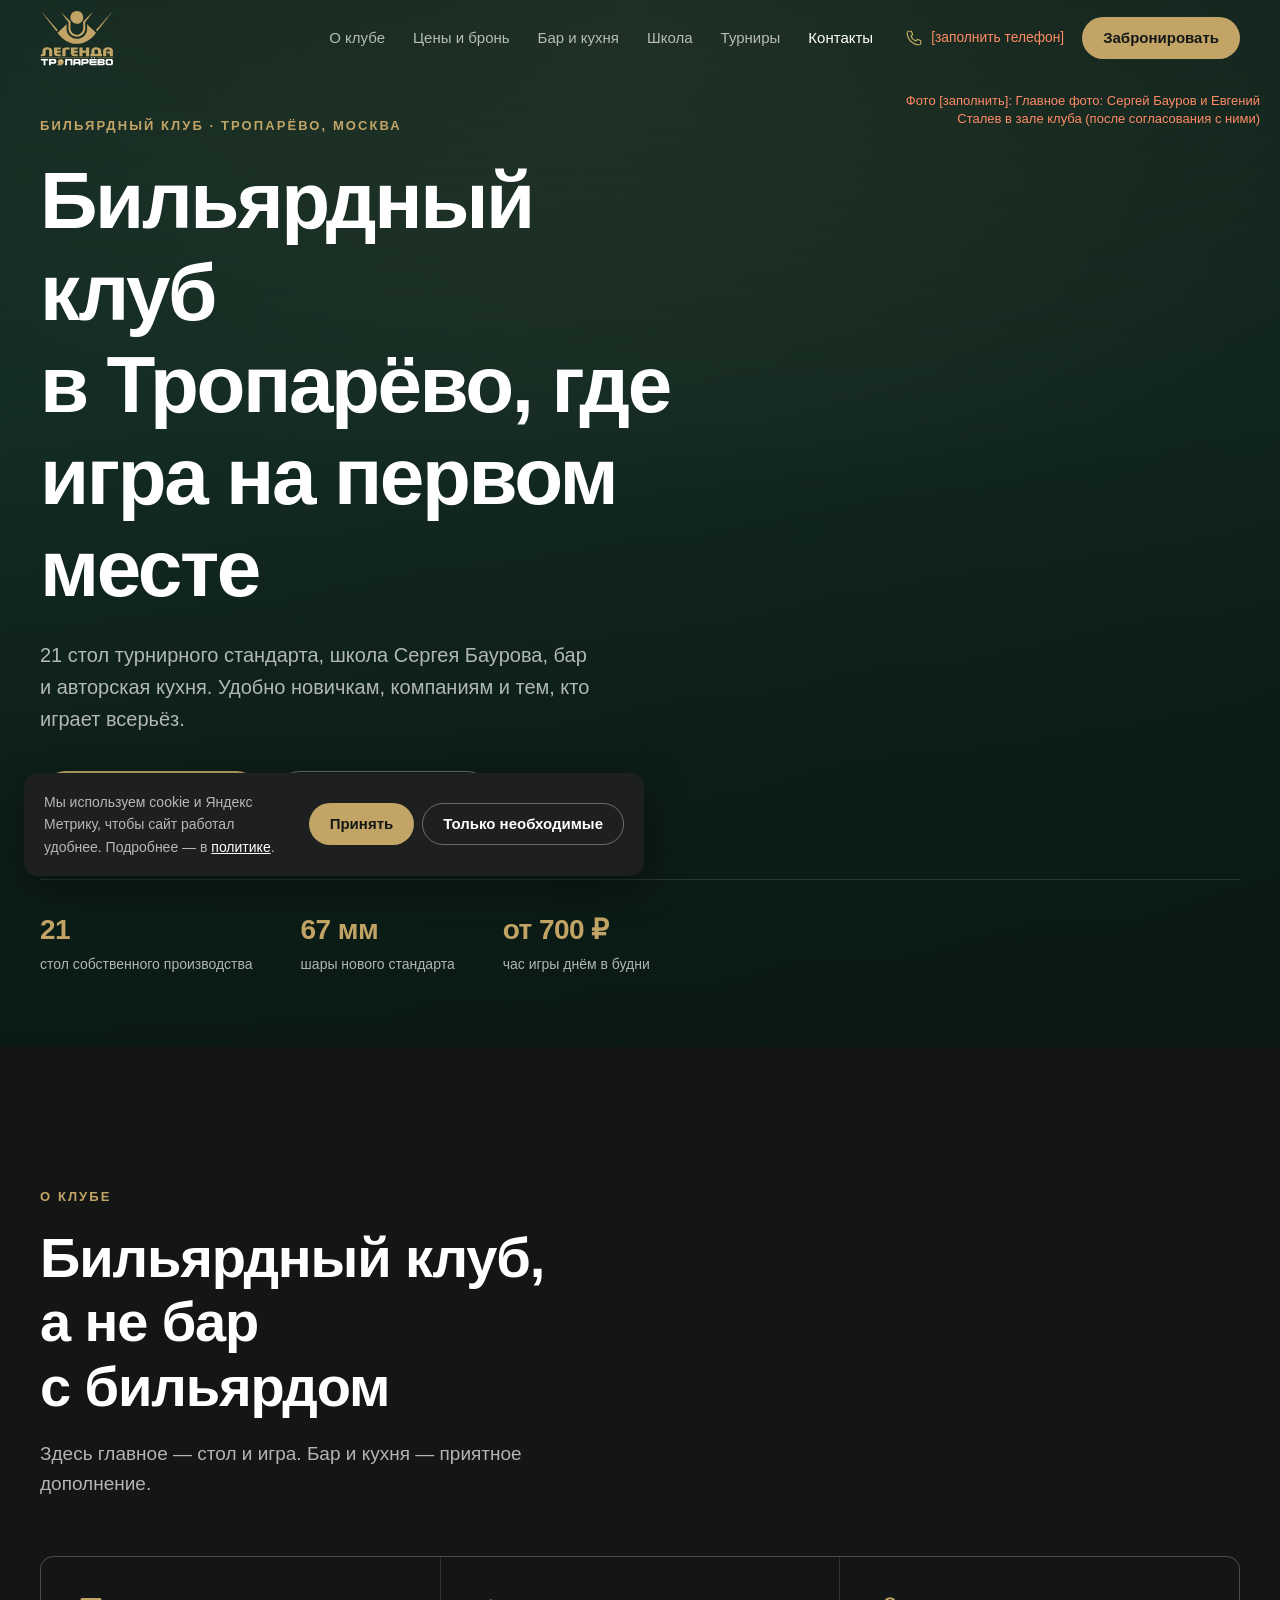
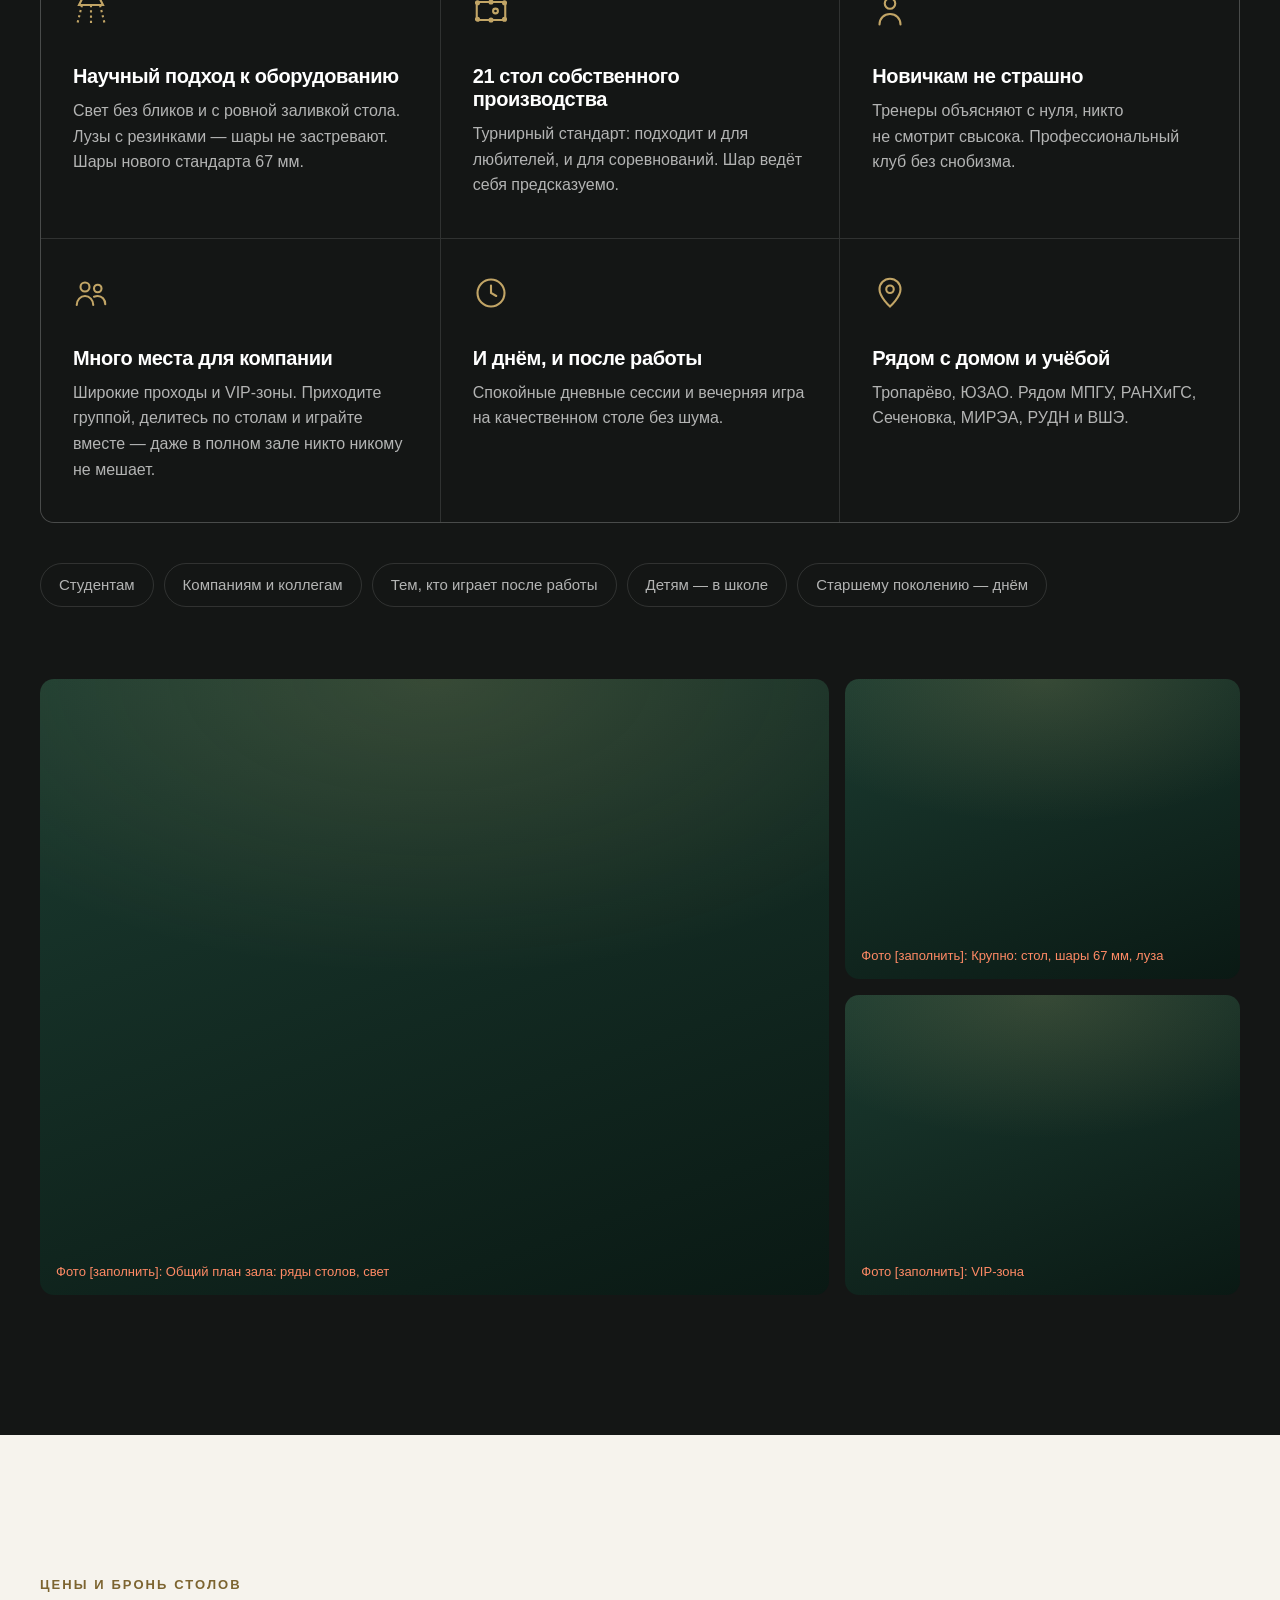
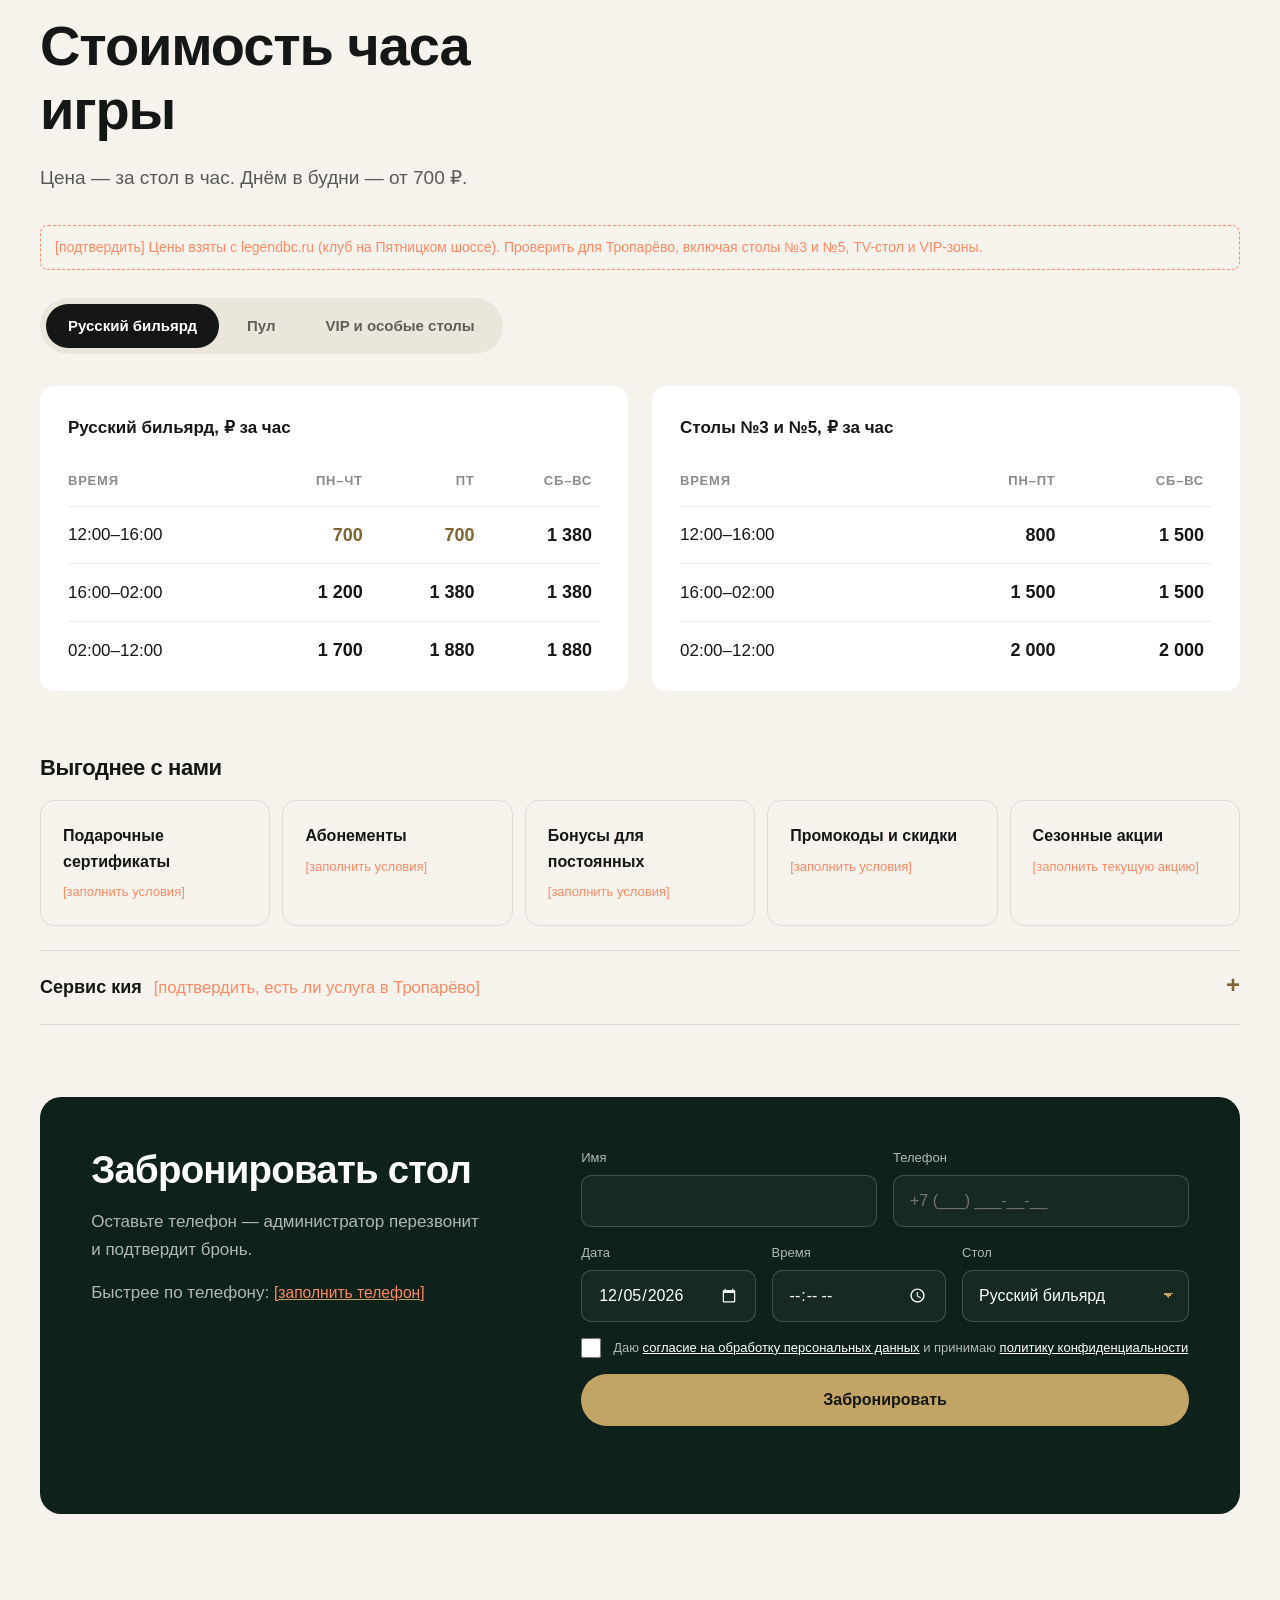
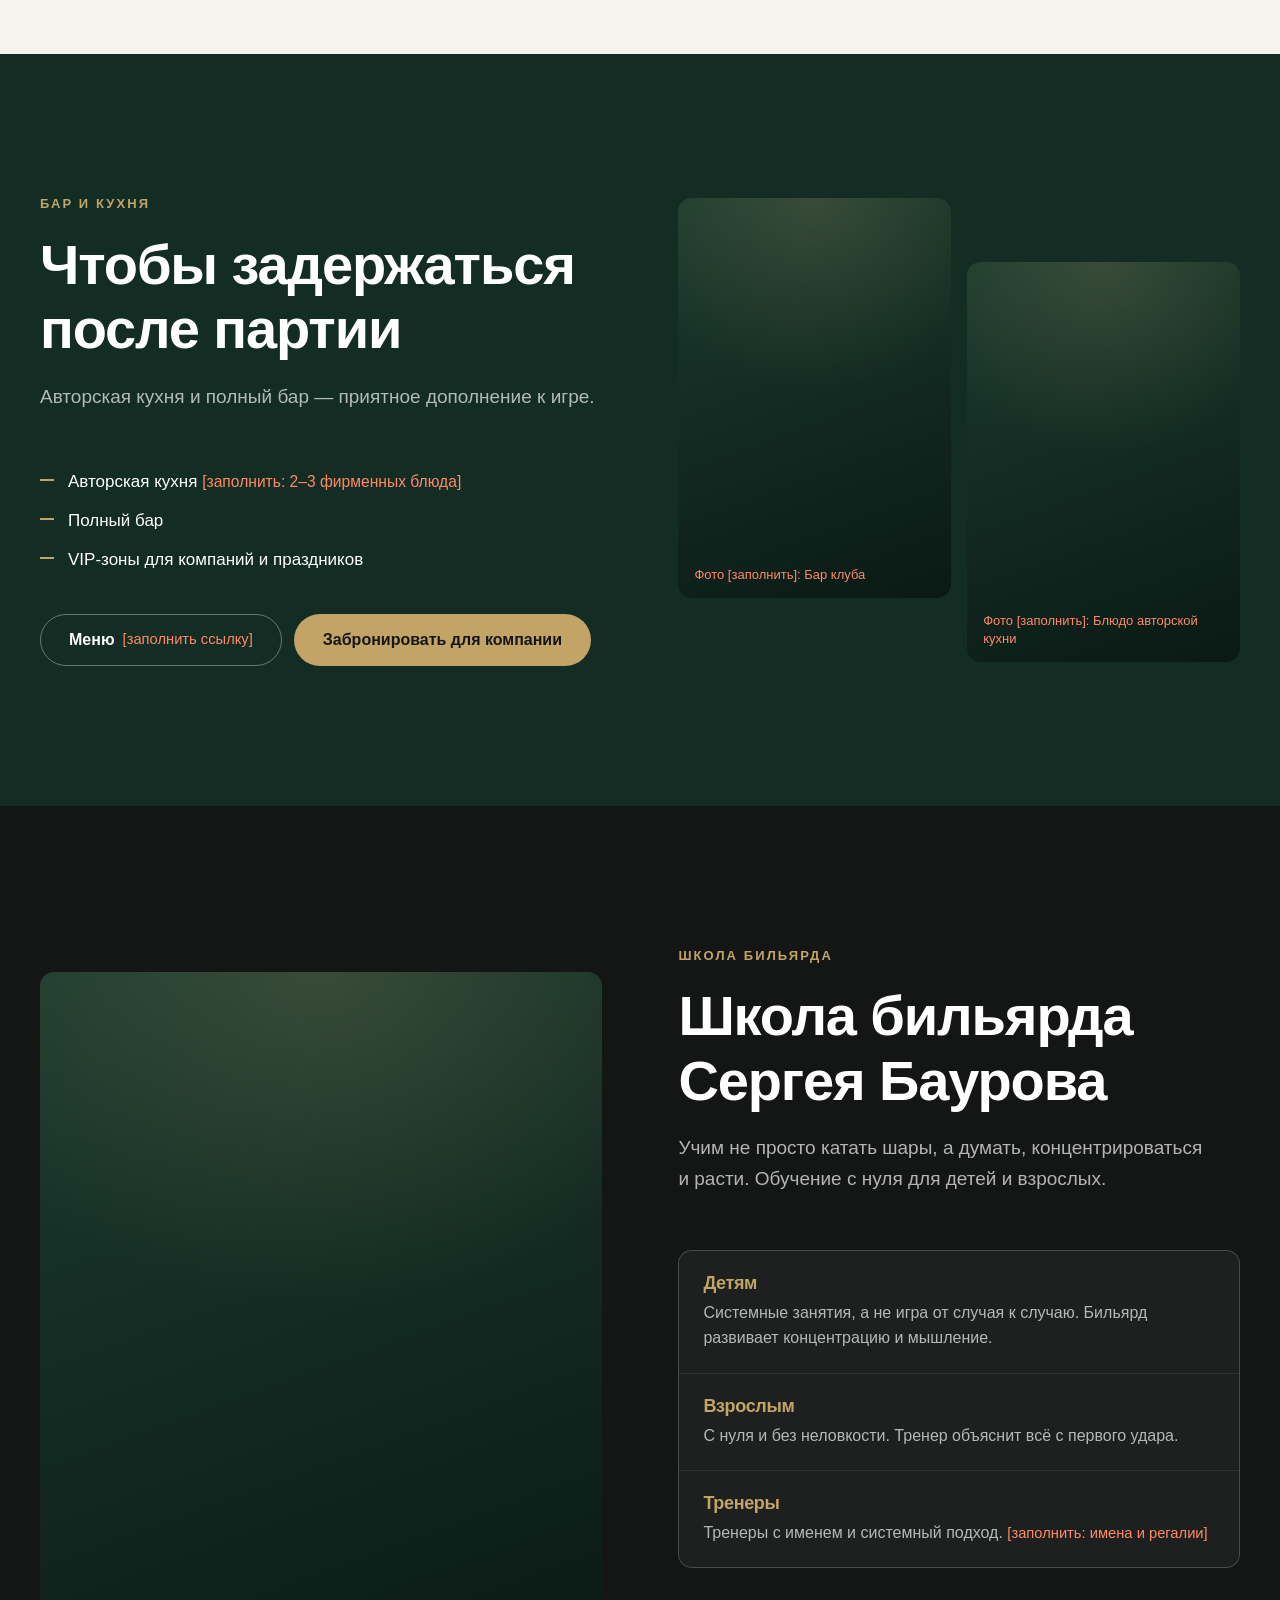
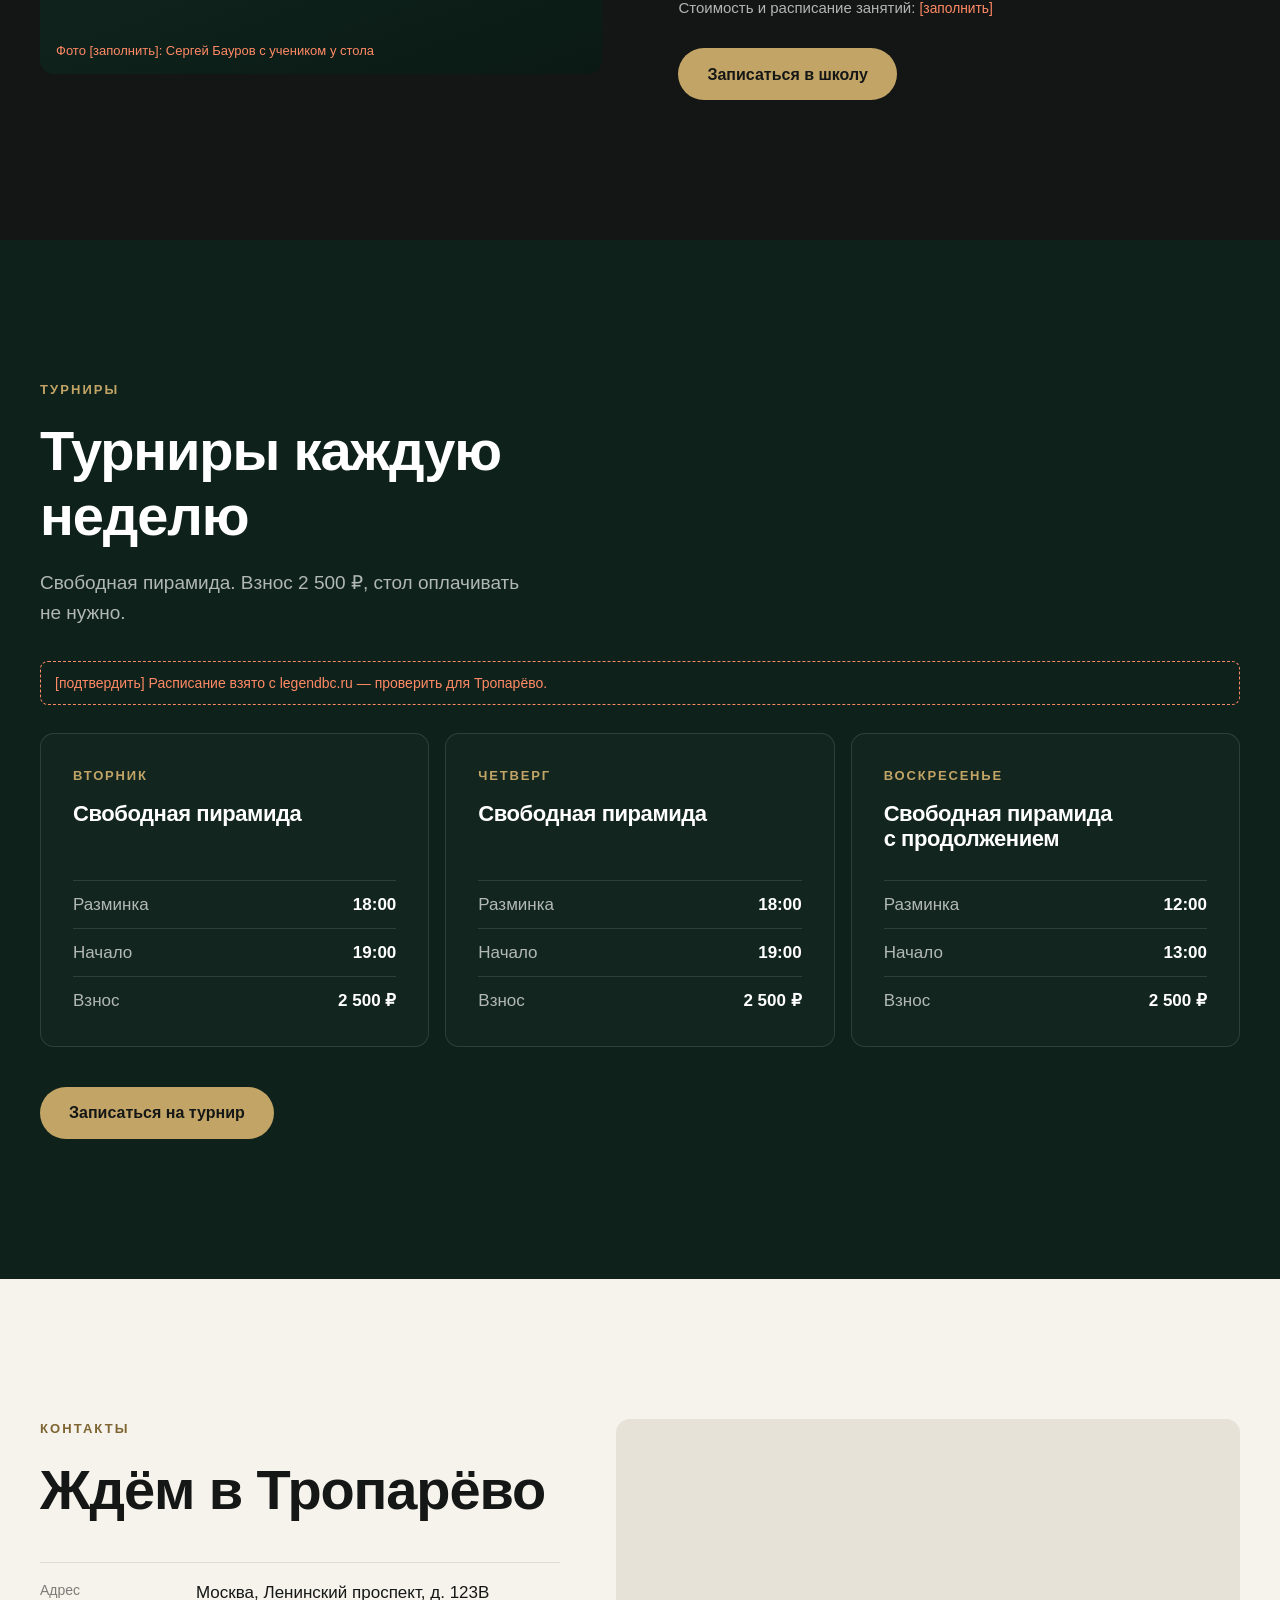
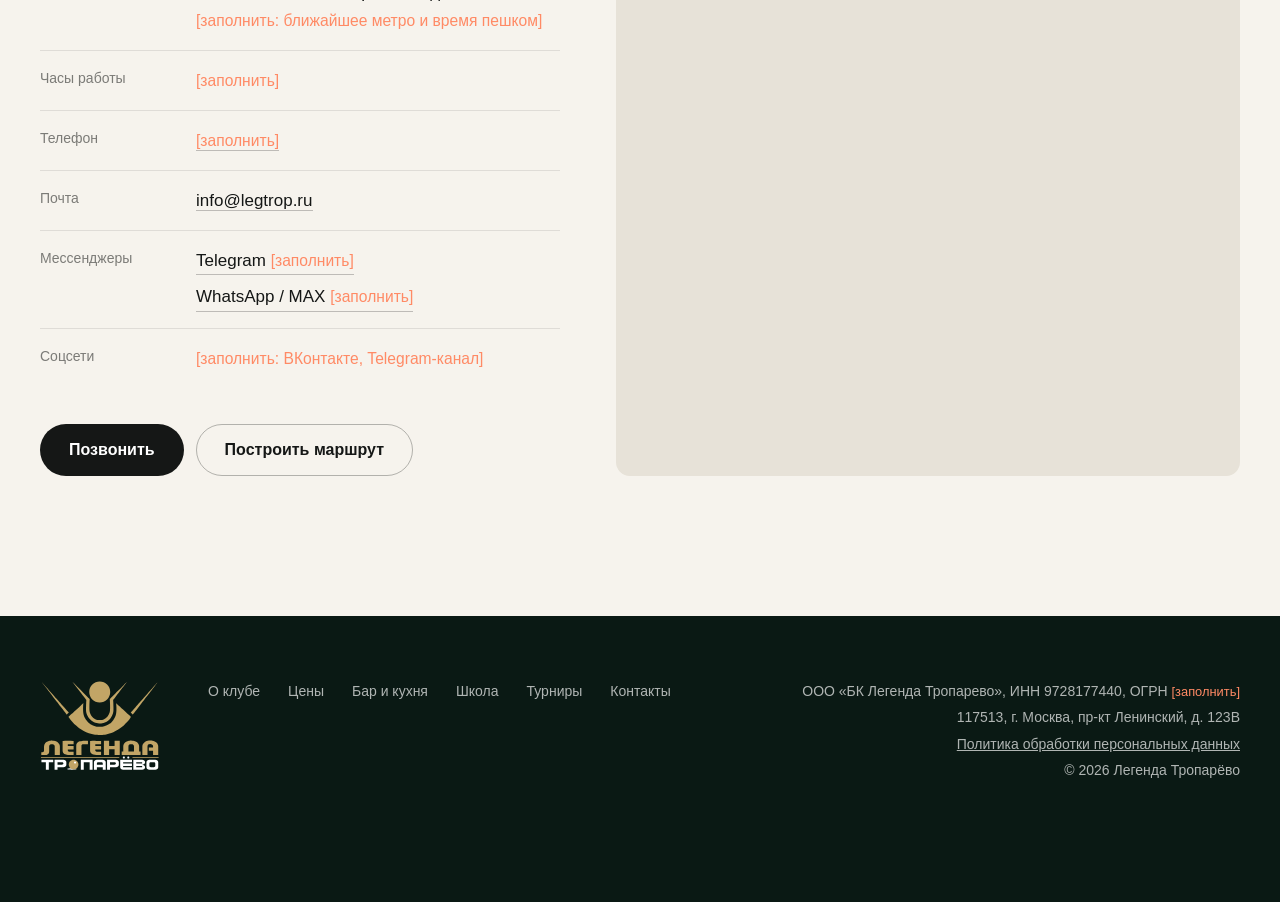
<file: site/index.html>
<!doctype html>
<html lang="ru">
<head>
  <meta charset="utf-8">
  <meta name="viewport" content="width=device-width, initial-scale=1, viewport-fit=cover">
  <title>Бильярдный клуб «Легенда Тропарёво» — бронь столов в Москве</title>
  <meta name="description" content="21 турнирный стол, шары 67 мм, школа бильярда Сергея Баурова, бар и кухня. Ленинский проспект, 123В. Бронь стола онлайн.">
  <link rel="canonical" href="https://legtrop.ru/">
  <meta name="theme-color" content="#0E211B">
  <meta name="format-detection" content="telephone=no">
  <!-- [заполнить] код подтверждения Яндекс Вебмастера -->
  <meta name="yandex-verification" content="ЗАПОЛНИТЬ">

  <meta property="og:type" content="website">
  <meta property="og:locale" content="ru_RU">
  <meta property="og:site_name" content="Легенда Тропарёво">
  <meta property="og:title" content="Бильярдный клуб «Легенда Тропарёво»">
  <meta property="og:description" content="21 турнирный стол, школа Сергея Баурова, бар и кухня. Бронь стола онлайн.">
  <meta property="og:url" content="https://legtrop.ru/">
  <meta property="og:image" content="https://legtrop.ru/assets/img/og-image.jpg">
  <meta property="og:image:width" content="1200">
  <meta property="og:image:height" content="630">
  <meta name="twitter:card" content="summary_large_image">

  <link rel="icon" href="favicon.ico" sizes="any">
  <link rel="icon" href="favicon.svg" type="image/svg+xml">
  <link rel="apple-touch-icon" href="apple-touch-icon.png">
  <link rel="preload" href="assets/img/logo-light.svg" as="image" type="image/svg+xml">
  <link rel="stylesheet" href="assets/css/style.css">

  <script type="application/ld+json">
  {
    "@context": "https://schema.org",
    "@type": "SportsActivityLocation",
    "@id": "https://legtrop.ru/#club",
    "name": "Бильярдный клуб «Легенда Тропарёво»",
    "url": "https://legtrop.ru/",
    "logo": "https://legtrop.ru/assets/img/icon-512.png",
    "image": "https://legtrop.ru/assets/img/og-image.jpg",
    "email": "info@legtrop.ru",
    "description": "Бильярдный клуб в Тропарёво: 21 стол турнирного стандарта, школа бильярда Сергея Баурова, турниры, бар и кухня.",
    "address": {
      "@type": "PostalAddress",
      "streetAddress": "Ленинский проспект, д. 123В",
      "addressLocality": "Москва",
      "postalCode": "117513",
      "addressCountry": "RU"
    },
    "parentOrganization": {
      "@type": "Organization",
      "legalName": "ООО «БК Легенда Тропарево»",
      "taxID": "9728177440",
      "email": "info@legtrop.ru"
    }
  }
  </script>
</head>
<body>
  <a class="skip" href="#main">Перейти к содержимому</a>

  <header class="header" id="header">
    <div class="container header__inner">
      <a class="header__logo" href="#top" aria-label="Легенда Тропарёво — на главную">
        <img src="assets/img/logo-light.svg" alt="Легенда Тропарёво" width="94" height="72">
      </a>
      <nav class="nav" id="nav" aria-label="Основное меню">
        <a href="#about">О клубе</a>
        <a href="#prices">Цены и бронь</a>
        <a href="#bar">Бар и кухня</a>
        <a href="#school">Школа</a>
        <a href="#tournaments">Турниры</a>
        <a href="#contacts">Контакты</a>
        <a class="nav__phone" href="tel:+7XXXXXXXXXX" data-goal="click_phone">Телефон <span class="todo">[заполнить]</span></a>
      </nav>
      <div class="header__actions">
        <a class="header__phone" href="tel:+7XXXXXXXXXX" data-goal="click_phone" aria-label="Позвонить">
          <svg aria-hidden="true" viewBox="0 0 24 24"><use href="#i-phone"/></svg>
          <span class="todo">[заполнить телефон]</span>
        </a>
        <button class="btn btn--gold btn--sm" type="button" data-open="booking">Забронировать</button>
        <button class="burger" type="button" aria-label="Меню" aria-controls="nav" aria-expanded="false"><span></span></button>
      </div>
    </div>
  </header>

  <main id="main">
    <section class="hero" id="top">
      <div class="hero__media ph" data-photo="Главное фото: Сергей Бауров и Евгений Сталев в зале клуба (после согласования с ними)"></div>
      <div class="container hero__content">
        <p class="eyebrow">Бильярдный клуб · Тропарёво, Москва</p>
        <h1 class="hero__title">Бильярдный клуб в&nbsp;Тропарёво, где игра на&nbsp;первом месте</h1>
        <p class="hero__lead">21 стол турнирного стандарта, школа Сергея Баурова, бар и&nbsp;авторская кухня. Удобно новичкам, компаниям и&nbsp;тем, кто играет всерьёз.</p>
        <div class="hero__cta">
          <button class="btn btn--gold" type="button" data-open="booking">Забронировать стол</button>
          <button class="btn btn--ghost" type="button" data-open="school">Записаться в школу</button>
        </div>
        <ul class="hero__facts">
          <li><b>21</b><span>стол собственного производства</span></li>
          <li><b>67&nbsp;мм</b><span>шары нового стандарта</span></li>
          <li><b>от 700&nbsp;₽</b><span>час игры днём в&nbsp;будни</span></li>
        </ul>
      </div>
    </section>

    <section class="section section--graphite" id="about" aria-labelledby="about-title">
      <div class="container">
        <p class="eyebrow">О клубе</p>
        <h2 class="section__title" id="about-title">Бильярдный клуб, а&nbsp;не&nbsp;бар с&nbsp;бильярдом</h2>
        <p class="section__lead">Здесь главное — стол и&nbsp;игра. Бар и&nbsp;кухня — приятное дополнение.</p>

        <div class="features">
          <article class="feature">
            <svg class="feature__icon" aria-hidden="true" viewBox="0 0 24 24"><use href="#i-light"/></svg>
            <h3>Научный подход к&nbsp;оборудованию</h3>
            <p>Свет без бликов и&nbsp;с&nbsp;ровной заливкой стола. Лузы с&nbsp;резинками — шары не&nbsp;застревают. Шары нового стандарта 67&nbsp;мм.</p>
          </article>
          <article class="feature">
            <svg class="feature__icon" aria-hidden="true" viewBox="0 0 24 24"><use href="#i-table"/></svg>
            <h3>21 стол собственного производства</h3>
            <p>Турнирный стандарт: подходит и&nbsp;для любителей, и&nbsp;для соревнований. Шар ведёт себя предсказуемо.</p>
          </article>
          <article class="feature">
            <svg class="feature__icon" aria-hidden="true" viewBox="0 0 24 24"><use href="#i-hand"/></svg>
            <h3>Новичкам не&nbsp;страшно</h3>
            <p>Тренеры объясняют с&nbsp;нуля, никто не&nbsp;смотрит свысока. Профессиональный клуб без снобизма.</p>
          </article>
          <article class="feature">
            <svg class="feature__icon" aria-hidden="true" viewBox="0 0 24 24"><use href="#i-group"/></svg>
            <h3>Много места для компании</h3>
            <p>Широкие проходы и&nbsp;VIP-зоны. Приходите группой, делитесь по&nbsp;столам и&nbsp;играйте вместе — даже в&nbsp;полном зале никто никому не&nbsp;мешает.</p>
          </article>
          <article class="feature">
            <svg class="feature__icon" aria-hidden="true" viewBox="0 0 24 24"><use href="#i-clock"/></svg>
            <h3>И&nbsp;днём, и&nbsp;после работы</h3>
            <p>Спокойные дневные сессии и&nbsp;вечерняя игра на&nbsp;качественном столе без шума.</p>
          </article>
          <article class="feature">
            <svg class="feature__icon" aria-hidden="true" viewBox="0 0 24 24"><use href="#i-pin"/></svg>
            <h3>Рядом с&nbsp;домом и&nbsp;учёбой</h3>
            <p>Тропарёво, ЮЗАО. Рядом МПГУ, РАНХиГС, Сеченовка, МИРЭА, РУДН и&nbsp;ВШЭ.</p>
          </article>
        </div>

        <ul class="audience" aria-label="Кому у нас комфортно">
          <li>Студентам</li>
          <li>Компаниям и&nbsp;коллегам</li>
          <li>Тем, кто играет после работы</li>
          <li>Детям — в&nbsp;школе</li>
          <li>Старшему поколению — днём</li>
        </ul>

        <div class="gallery">
          <div class="gallery__item gallery__item--wide ph" data-photo="Общий план зала: ряды столов, свет"></div>
          <div class="gallery__item ph" data-photo="Крупно: стол, шары 67 мм, луза"></div>
          <div class="gallery__item ph" data-photo="VIP-зона"></div>
        </div>
      </div>
    </section>

    <section class="section section--light" id="prices" aria-labelledby="prices-title">
      <div class="container">
        <p class="eyebrow">Цены и бронь столов</p>
        <h2 class="section__title" id="prices-title">Стоимость часа игры</h2>
        <p class="section__lead">Цена — за&nbsp;стол в&nbsp;час. Днём в&nbsp;будни — от&nbsp;700&nbsp;₽.</p>
        <p class="todo todo--block">[подтвердить] Цены взяты с&nbsp;legendbc.ru (клуб на&nbsp;Пятницком шоссе). Проверить для Тропарёво, включая столы №3 и&nbsp;№5, TV-стол и&nbsp;VIP-зоны.</p>

        <div class="tabs" data-tabs>
          <div class="tabs__list" role="tablist" aria-label="Тип стола">
            <button role="tab" id="tab-rus" aria-controls="panel-rus" aria-selected="true">Русский бильярд</button>
            <button role="tab" id="tab-pool" aria-controls="panel-pool" aria-selected="false" tabindex="-1">Пул</button>
            <button role="tab" id="tab-vip" aria-controls="panel-vip" aria-selected="false" tabindex="-1">VIP и&nbsp;особые столы</button>
          </div>

          <div class="tabs__panel" role="tabpanel" id="panel-rus" aria-labelledby="tab-rus">
            <div class="price-table-wrap">
              <table class="price-table">
                <caption>Русский бильярд, ₽ за&nbsp;час</caption>
                <thead><tr><th scope="col">Время</th><th scope="col">ПН–ЧТ</th><th scope="col">ПТ</th><th scope="col">СБ–ВС</th></tr></thead>
                <tbody>
                  <tr><th scope="row">12:00–16:00</th><td class="accent">700</td><td class="accent">700</td><td>1 380</td></tr>
                  <tr><th scope="row">16:00–02:00</th><td>1 200</td><td>1 380</td><td>1 380</td></tr>
                  <tr><th scope="row">02:00–12:00</th><td>1 700</td><td>1 880</td><td>1 880</td></tr>
                </tbody>
              </table>
            </div>
            <div class="price-table-wrap">
              <table class="price-table">
                <caption>Столы №3 и&nbsp;№5, ₽ за&nbsp;час</caption>
                <thead><tr><th scope="col">Время</th><th scope="col">ПН–ПТ</th><th scope="col">СБ–ВС</th></tr></thead>
                <tbody>
                  <tr><th scope="row">12:00–16:00</th><td>800</td><td>1 500</td></tr>
                  <tr><th scope="row">16:00–02:00</th><td>1 500</td><td>1 500</td></tr>
                  <tr><th scope="row">02:00–12:00</th><td>2 000</td><td>2 000</td></tr>
                </tbody>
              </table>
            </div>
          </div>

          <div class="tabs__panel" role="tabpanel" id="panel-pool" aria-labelledby="tab-pool" hidden>
            <div class="price-table-wrap">
              <table class="price-table">
                <caption>Американский пул, ₽ за&nbsp;час</caption>
                <thead><tr><th scope="col">Время</th><th scope="col">ПН–ЧТ</th><th scope="col">ПТ–ВС</th></tr></thead>
                <tbody>
                  <tr><th scope="row">12:00–02:00</th><td>1 080</td><td>1 180</td></tr>
                  <tr><th scope="row">02:00–12:00</th><td>1 580</td><td>1 680</td></tr>
                </tbody>
              </table>
            </div>
          </div>

          <div class="tabs__panel" role="tabpanel" id="panel-vip" aria-labelledby="tab-vip" hidden>
            <div class="price-table-wrap">
              <table class="price-table">
                <caption>Ежедневно, ₽ за&nbsp;час</caption>
                <thead><tr><th scope="col">Стол</th><th scope="col">12:00–02:00</th><th scope="col">02:00–12:00</th></tr></thead>
                <tbody>
                  <tr><th scope="row">VIP 1 — русский бильярд</th><td>2 000</td><td>2 500</td></tr>
                  <tr><th scope="row">VIP 2 — американский пул, 2&nbsp;стола</th><td>3 000</td><td>3 000</td></tr>
                  <tr><th scope="row">TV-стол — русский бильярд</th><td>1 800</td><td>2 300</td></tr>
                </tbody>
              </table>
            </div>
          </div>
        </div>

        <div class="offers">
          <h3 class="offers__title">Выгоднее с&nbsp;нами</h3>
          <ul class="offers__list">
            <li><b>Подарочные сертификаты</b><span class="todo">[заполнить условия]</span></li>
            <li><b>Абонементы</b><span class="todo">[заполнить условия]</span></li>
            <li><b>Бонусы для постоянных</b><span class="todo">[заполнить условия]</span></li>
            <li><b>Промокоды и&nbsp;скидки</b><span class="todo">[заполнить условия]</span></li>
            <li><b>Сезонные акции</b><span class="todo">[заполнить текущую акцию]</span></li>
          </ul>
        </div>

        <details class="service">
          <summary>Сервис кия <span class="todo">[подтвердить, есть ли услуга в&nbsp;Тропарёво]</span></summary>
          <ul class="service__list">
            <li><span>Установка наклейки</span><b>1 000&nbsp;₽</b></li>
            <li><span>Установка фибры</span><b>300&nbsp;₽</b></li>
            <li><span>Установка резинки на&nbsp;пятке</span><b>500&nbsp;₽</b></li>
            <li><span>Установка стакана-кольца</span><b>1 500&nbsp;₽</b></li>
            <li><span>Установка стакана короной</span><b>3 000&nbsp;₽</b></li>
            <li><span>Замена шафта</span><b>10 000&nbsp;₽</b></li>
            <li><span>Замена пятки (жёсткого бампера)</span><b>3 000&nbsp;₽</b></li>
            <li><span>Замена соединения</span><b>6 000&nbsp;₽</b></li>
            <li><span>Замена колец жёсткости</span><b>3 000&nbsp;₽</b></li>
            <li><span>Изменение веса</span><b>4 000&nbsp;₽</b></li>
            <li><span>Изменение баланса</span><b>4 000&nbsp;₽</b></li>
            <li><span>Изменение геометрии шафтовой части</span><b>3 500&nbsp;₽</b></li>
            <li><span>Изменение геометрии всего кия</span><b>6 000&nbsp;₽</b></li>
            <li><span>Исправление соединения (перекрут)</span><b>3 000&nbsp;₽</b></li>
            <li><span>Исправление кривизны шафта</span><b>1 000&nbsp;₽</b></li>
            <li><span>Исправление кривизны турняка</span><b>3 000&nbsp;₽</b></li>
            <li><span>Устранение сколов и&nbsp;вмятин</span><b>2 000&nbsp;₽</b></li>
            <li><span>Чистка шафта</span><b>1 000&nbsp;₽</b></li>
            <li><span>Чистка / снятие старого покрытия</span><b>3 000&nbsp;₽</b></li>
            <li><span>Изготовление удлинителя</span><b>6 000&nbsp;₽</b></li>
            <li><span>Изготовление жёсткого бампера</span><b>3 000&nbsp;₽</b></li>
            <li><span>Замена клина под скруткой</span><b>8 000&nbsp;₽</b></li>
            <li><span>Отрез шафта</span><b>500&nbsp;₽</b></li>
            <li><span>Скрытый клин шафта</span><b>5 000&nbsp;₽</b></li>
          </ul>
        </details>

        <div class="booking" id="booking">
          <div class="booking__text">
            <h3>Забронировать стол</h3>
            <p>Оставьте телефон — администратор перезвонит и&nbsp;подтвердит бронь.</p>
            <p class="booking__alt">Быстрее по&nbsp;телефону: <a href="tel:+7XXXXXXXXXX" data-goal="click_phone"><span class="todo">[заполнить телефон]</span></a></p>
          </div>
          <form class="form" data-form="booking" novalidate>
            <div class="form__row">
              <label class="field"><span>Имя</span><input name="name" autocomplete="given-name" required></label>
              <label class="field"><span>Телефон</span><input name="phone" type="tel" inputmode="tel" autocomplete="tel" placeholder="+7 (___) ___-__-__" required></label>
            </div>
            <div class="form__row form__row--3">
              <label class="field"><span>Дата</span><input name="date" type="date" required></label>
              <label class="field"><span>Время</span><input name="time" type="time" step="1800" required></label>
              <label class="field"><span>Стол</span>
                <select name="table">
                  <option>Русский бильярд</option>
                  <option>Пул</option>
                  <option>VIP-зона</option>
                  <option>Несколько столов для компании</option>
                </select>
              </label>
            </div>
            <label class="consent"><input type="checkbox" name="consent" required><span>Даю <a href="politika.html#consent" target="_blank">согласие на&nbsp;обработку персональных данных</a> и&nbsp;принимаю <a href="politika.html" target="_blank">политику конфиденциальности</a></span></label>
            <button class="btn btn--gold btn--block" type="submit">Забронировать</button>
            <p class="form__status" role="status" aria-live="polite"></p>
          </form>
        </div>
      </div>
    </section>

    <section class="section section--green" id="bar" aria-labelledby="bar-title">
      <div class="container split">
        <div class="split__text">
          <p class="eyebrow">Бар и кухня</p>
          <h2 class="section__title" id="bar-title">Чтобы задержаться после партии</h2>
          <p class="section__lead">Авторская кухня и&nbsp;полный бар — приятное дополнение к&nbsp;игре.</p>
          <ul class="ticks">
            <li>Авторская кухня <span class="todo">[заполнить: 2–3 фирменных блюда]</span></li>
            <li>Полный бар</li>
            <li>VIP-зоны для компаний и&nbsp;праздников</li>
          </ul>
          <div class="split__cta">
            <a class="btn btn--ghost" href="#" data-todo="ссылка на меню (PDF)">Меню <span class="todo">[заполнить ссылку]</span></a>
            <button class="btn btn--gold" type="button" data-open="booking" data-table="Несколько столов для компании">Забронировать для компании</button>
          </div>
        </div>
        <div class="split__media">
          <div class="ph ph--tall" data-photo="Бар клуба"></div>
          <div class="ph ph--tall" data-photo="Блюдо авторской кухни"></div>
        </div>
      </div>
    </section>

    <section class="section section--graphite" id="school" aria-labelledby="school-title">
      <div class="container split split--reverse">
        <div class="split__media split__media--single">
          <div class="ph ph--portrait" data-photo="Сергей Бауров с учеником у стола"></div>
        </div>
        <div class="split__text">
          <p class="eyebrow">Школа бильярда</p>
          <h2 class="section__title" id="school-title">Школа бильярда Сергея Баурова</h2>
          <p class="section__lead">Учим не&nbsp;просто катать шары, а&nbsp;думать, концентрироваться и&nbsp;расти. Обучение с&nbsp;нуля для детей и&nbsp;взрослых.</p>
          <div class="cards">
            <article class="card">
              <h3>Детям</h3>
              <p>Системные занятия, а&nbsp;не&nbsp;игра от&nbsp;случая к&nbsp;случаю. Бильярд развивает концентрацию и&nbsp;мышление.</p>
            </article>
            <article class="card">
              <h3>Взрослым</h3>
              <p>С&nbsp;нуля и&nbsp;без неловкости. Тренер объяснит всё с&nbsp;первого удара.</p>
            </article>
            <article class="card">
              <h3>Тренеры</h3>
              <p>Тренеры с&nbsp;именем и&nbsp;системный подход. <span class="todo">[заполнить: имена и&nbsp;регалии]</span></p>
            </article>
          </div>
          <p class="note">Стоимость и&nbsp;расписание занятий: <span class="todo">[заполнить]</span></p>
          <button class="btn btn--gold" type="button" data-open="school">Записаться в&nbsp;школу</button>
        </div>
      </div>
    </section>

    <section class="section section--green-deep" id="tournaments" aria-labelledby="tournaments-title">
      <div class="container">
        <p class="eyebrow">Турниры</p>
        <h2 class="section__title" id="tournaments-title">Турниры каждую неделю</h2>
        <p class="section__lead">Свободная пирамида. Взнос 2&nbsp;500&nbsp;₽, стол оплачивать не&nbsp;нужно.</p>
        <p class="todo todo--block">[подтвердить] Расписание взято с&nbsp;legendbc.ru — проверить для Тропарёво.</p>
        <div class="schedule">
          <article class="event">
            <p class="event__day">Вторник</p>
            <h3>Свободная пирамида</h3>
            <dl><div><dt>Разминка</dt><dd>18:00</dd></div><div><dt>Начало</dt><dd>19:00</dd></div><div><dt>Взнос</dt><dd>2 500&nbsp;₽</dd></div></dl>
          </article>
          <article class="event">
            <p class="event__day">Четверг</p>
            <h3>Свободная пирамида</h3>
            <dl><div><dt>Разминка</dt><dd>18:00</dd></div><div><dt>Начало</dt><dd>19:00</dd></div><div><dt>Взнос</dt><dd>2 500&nbsp;₽</dd></div></dl>
          </article>
          <article class="event">
            <p class="event__day">Воскресенье</p>
            <h3>Свободная пирамида с&nbsp;продолжением</h3>
            <dl><div><dt>Разминка</dt><dd>12:00</dd></div><div><dt>Начало</dt><dd>13:00</dd></div><div><dt>Взнос</dt><dd>2 500&nbsp;₽</dd></div></dl>
          </article>
        </div>
        <button class="btn btn--gold" type="button" data-open="tournament">Записаться на&nbsp;турнир</button>
      </div>
    </section>

    <section class="section section--light" id="contacts" aria-labelledby="contacts-title">
      <div class="container contacts">
        <div class="contacts__info">
          <p class="eyebrow">Контакты</p>
          <h2 class="section__title" id="contacts-title">Ждём в&nbsp;Тропарёво</h2>
          <dl class="contacts__list">
            <div><dt>Адрес</dt><dd>Москва, Ленинский проспект, д.&nbsp;123В<br><span class="todo">[заполнить: ближайшее метро и&nbsp;время пешком]</span></dd></div>
            <div><dt>Часы работы</dt><dd><span class="todo">[заполнить]</span></dd></div>
            <div><dt>Телефон</dt><dd><a href="tel:+7XXXXXXXXXX" data-goal="click_phone"><span class="todo">[заполнить]</span></a></dd></div>
            <div><dt>Почта</dt><dd><a href="mailto:info@legtrop.ru" data-goal="click_email">info@legtrop.ru</a></dd></div>
            <div><dt>Мессенджеры</dt><dd class="contacts__links">
              <a href="#" data-goal="click_messenger" data-todo="ссылка на Telegram">Telegram <span class="todo">[заполнить]</span></a>
              <a href="#" data-goal="click_messenger" data-todo="ссылка на WhatsApp или MAX">WhatsApp / MAX <span class="todo">[заполнить]</span></a>
            </dd></div>
            <div><dt>Соцсети</dt><dd><span class="todo">[заполнить: ВКонтакте, Telegram-канал]</span></dd></div>
          </dl>
          <div class="contacts__cta">
            <a class="btn btn--dark" href="tel:+7XXXXXXXXXX" data-goal="click_phone">Позвонить</a>
            <a class="btn btn--outline" href="https://yandex.ru/maps/?text=%D0%9C%D0%BE%D1%81%D0%BA%D0%B2%D0%B0%2C%20%D0%9B%D0%B5%D0%BD%D0%B8%D0%BD%D1%81%D0%BA%D0%B8%D0%B9%20%D0%BF%D1%80%D0%BE%D1%81%D0%BF%D0%B5%D0%BA%D1%82%2C%20123%D0%92" target="_blank" rel="noopener" data-goal="click_route">Построить маршрут</a>
          </div>
        </div>
        <div class="contacts__map" data-map="https://yandex.ru/map-widget/v1/?text=%D0%9C%D0%BE%D1%81%D0%BA%D0%B2%D0%B0%2C%20%D0%9B%D0%B5%D0%BD%D0%B8%D0%BD%D1%81%D0%BA%D0%B8%D0%B9%20%D0%BF%D1%80%D0%BE%D1%81%D0%BF%D0%B5%D0%BA%D1%82%2C%20123%D0%92&amp;z=16">
          <p>Карта загрузится при прокрутке</p>
        </div>
      </div>
    </section>
  </main>

  <footer class="footer">
    <div class="container footer__inner">
      <img src="assets/img/logo-light.svg" alt="Легенда Тропарёво" width="120" height="91" loading="lazy">
      <nav class="footer__nav" aria-label="Меню в подвале">
        <a href="#about">О клубе</a><a href="#prices">Цены</a><a href="#bar">Бар и кухня</a><a href="#school">Школа</a><a href="#tournaments">Турниры</a><a href="#contacts">Контакты</a>
      </nav>
      <div class="footer__legal">
        <p>ООО «БК Легенда Тропарево», ИНН 9728177440, ОГРН <span class="todo">[заполнить]</span></p>
        <p>117513, г. Москва, пр-кт Ленинский, д. 123В</p>
        <p><a href="politika.html">Политика обработки персональных данных</a></p>
        <p>© 2026 Легенда Тропарёво</p>
      </div>
    </div>
  </footer>

  <div class="sticky-cta" id="sticky-cta">
    <a class="sticky-cta__call" href="tel:+7XXXXXXXXXX" data-goal="click_phone">
      <svg aria-hidden="true" viewBox="0 0 24 24"><use href="#i-phone"/></svg>Позвонить
    </a>
    <button class="sticky-cta__book" type="button" data-open="booking">
      <svg aria-hidden="true" viewBox="0 0 24 24"><use href="#i-calendar"/></svg>Онлайн-бронь
    </button>
  </div>

  <div class="modal" id="modal" role="dialog" aria-modal="true" aria-labelledby="modal-title" hidden>
    <div class="modal__backdrop" data-close></div>
    <div class="modal__box">
      <button class="modal__close" type="button" aria-label="Закрыть" data-close>×</button>
      <h2 class="modal__title" id="modal-title">Забронировать стол</h2>
      <p class="modal__lead" id="modal-lead">Администратор перезвонит и&nbsp;подтвердит бронь.</p>
      <form class="form" data-form="booking" id="modal-form" novalidate>
        <input type="hidden" name="type" value="booking">
        <div class="form__row">
          <label class="field"><span>Имя</span><input name="name" autocomplete="given-name" required></label>
          <label class="field"><span>Телефон</span><input name="phone" type="tel" inputmode="tel" autocomplete="tel" placeholder="+7 (___) ___-__-__" required></label>
        </div>
        <div class="form__row form__row--3" data-only="booking">
          <label class="field"><span>Дата</span><input name="date" type="date" required></label>
          <label class="field"><span>Время</span><input name="time" type="time" step="1800" required></label>
          <label class="field"><span>Стол</span>
            <select name="table">
              <option>Русский бильярд</option>
              <option>Пул</option>
              <option>VIP-зона</option>
              <option>Несколько столов для компании</option>
            </select>
          </label>
        </div>
        <div class="form__row" data-only="school">
          <label class="field"><span>Кто будет учиться</span>
            <select name="student">
              <option>Взрослый</option>
              <option>Ребёнок</option>
            </select>
          </label>
          <label class="field"><span>Уровень</span>
            <select name="level">
              <option>С нуля</option>
              <option>Уже играю</option>
            </select>
          </label>
        </div>
        <div class="form__row" data-only="tournament">
          <label class="field"><span>Турнир</span>
            <select name="event">
              <option>Вторник, 19:00</option>
              <option>Четверг, 19:00</option>
              <option>Воскресенье, 13:00</option>
            </select>
          </label>
        </div>
        <label class="consent"><input type="checkbox" name="consent" required><span>Даю <a href="politika.html#consent" target="_blank">согласие на&nbsp;обработку персональных данных</a> и&nbsp;принимаю <a href="politika.html" target="_blank">политику конфиденциальности</a></span></label>
        <button class="btn btn--gold btn--block" type="submit">Отправить</button>
        <p class="form__status" role="status" aria-live="polite"></p>
      </form>
    </div>
  </div>

  <div class="cookie" id="cookie" hidden>
    <p>Мы используем cookie и&nbsp;Яндекс Метрику, чтобы сайт работал удобнее. Подробнее — в&nbsp;<a href="politika.html#cookie">политике</a>.</p>
    <div class="cookie__actions">
      <button class="btn btn--gold btn--sm" type="button" data-cookie="all">Принять</button>
      <button class="btn btn--ghost btn--sm" type="button" data-cookie="necessary">Только необходимые</button>
    </div>
  </div>

  <svg width="0" height="0" style="position:absolute" aria-hidden="true">
    <symbol id="i-phone" viewBox="0 0 24 24"><path fill="none" stroke="currentColor" stroke-width="1.6" stroke-linejoin="round" d="M5 3h3.5l1.8 4.6-2.3 1.5a11 11 0 0 0 6.9 6.9l1.5-2.3L21 15.5V19a2 2 0 0 1-2 2A16 16 0 0 1 3 5a2 2 0 0 1 2-2z"/></symbol>
    <symbol id="i-calendar" viewBox="0 0 24 24"><g fill="none" stroke="currentColor" stroke-width="1.6"><rect x="3.5" y="5" width="17" height="15.5" rx="2"/><path d="M3.5 10h17M8 3v4M16 3v4"/></g></symbol>
    <symbol id="i-light" viewBox="0 0 24 24"><g fill="none" stroke="currentColor" stroke-width="1.4"><path d="M4 8h16l-2-4H6z"/><path d="M6 8l-3 12M18 8l3 12M12 8v12" stroke-dasharray="1.5 2"/></g></symbol>
    <symbol id="i-table" viewBox="0 0 24 24"><g fill="none" stroke="currentColor" stroke-width="1.4"><rect x="2.5" y="6" width="19" height="12" rx="1.5"/><circle cx="3" cy="6.5" r="1"/><circle cx="21" cy="6.5" r="1"/><circle cx="3" cy="17.5" r="1"/><circle cx="21" cy="17.5" r="1"/><circle cx="12" cy="6" r="1"/><circle cx="12" cy="18" r="1"/><circle cx="15" cy="12" r="1.6"/></g></symbol>
    <symbol id="i-hand" viewBox="0 0 24 24"><g fill="none" stroke="currentColor" stroke-width="1.4" stroke-linecap="round"><circle cx="12" cy="7" r="3.5"/><path d="M5 21c0-4 3-7 7-7s7 3 7 7"/></g></symbol>
    <symbol id="i-group" viewBox="0 0 24 24"><g fill="none" stroke="currentColor" stroke-width="1.4" stroke-linecap="round"><circle cx="8" cy="8" r="3"/><circle cx="16.5" cy="9" r="2.5"/><path d="M2.5 20c0-3.3 2.5-6 5.5-6s5.5 2.7 5.5 6M14 14.5c.8-.3 1.6-.5 2.5-.5 2.7 0 5 2.3 5 5.5"/></g></symbol>
    <symbol id="i-clock" viewBox="0 0 24 24"><g fill="none" stroke="currentColor" stroke-width="1.4" stroke-linecap="round"><circle cx="12" cy="12" r="9"/><path d="M12 7v5l3.5 2"/></g></symbol>
    <symbol id="i-pin" viewBox="0 0 24 24"><g fill="none" stroke="currentColor" stroke-width="1.4"><path d="M12 21s7-6.2 7-11.5a7 7 0 0 0-14 0C5 14.8 12 21 12 21z"/><circle cx="12" cy="9.5" r="2.5"/></g></symbol>
  </svg>

  <script src="assets/js/main.js" defer></script>
</body>
</html>
</file>
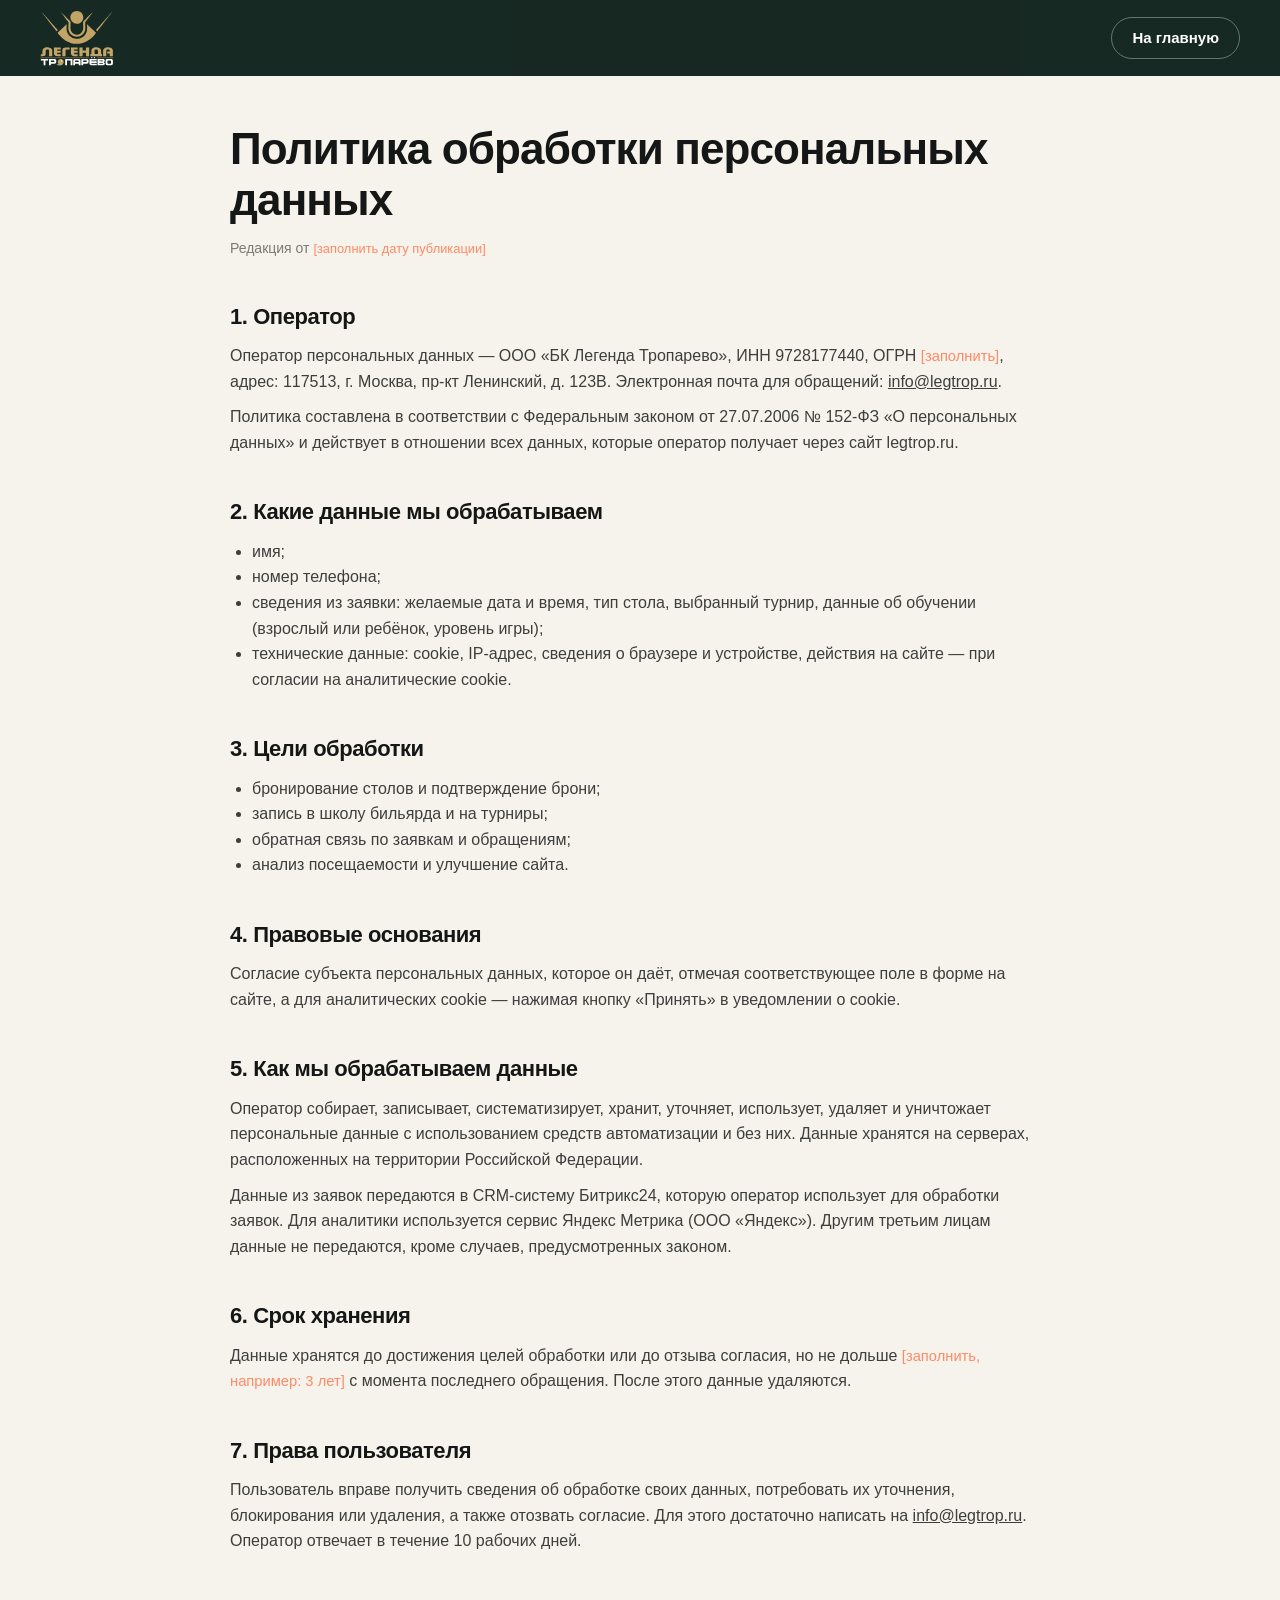
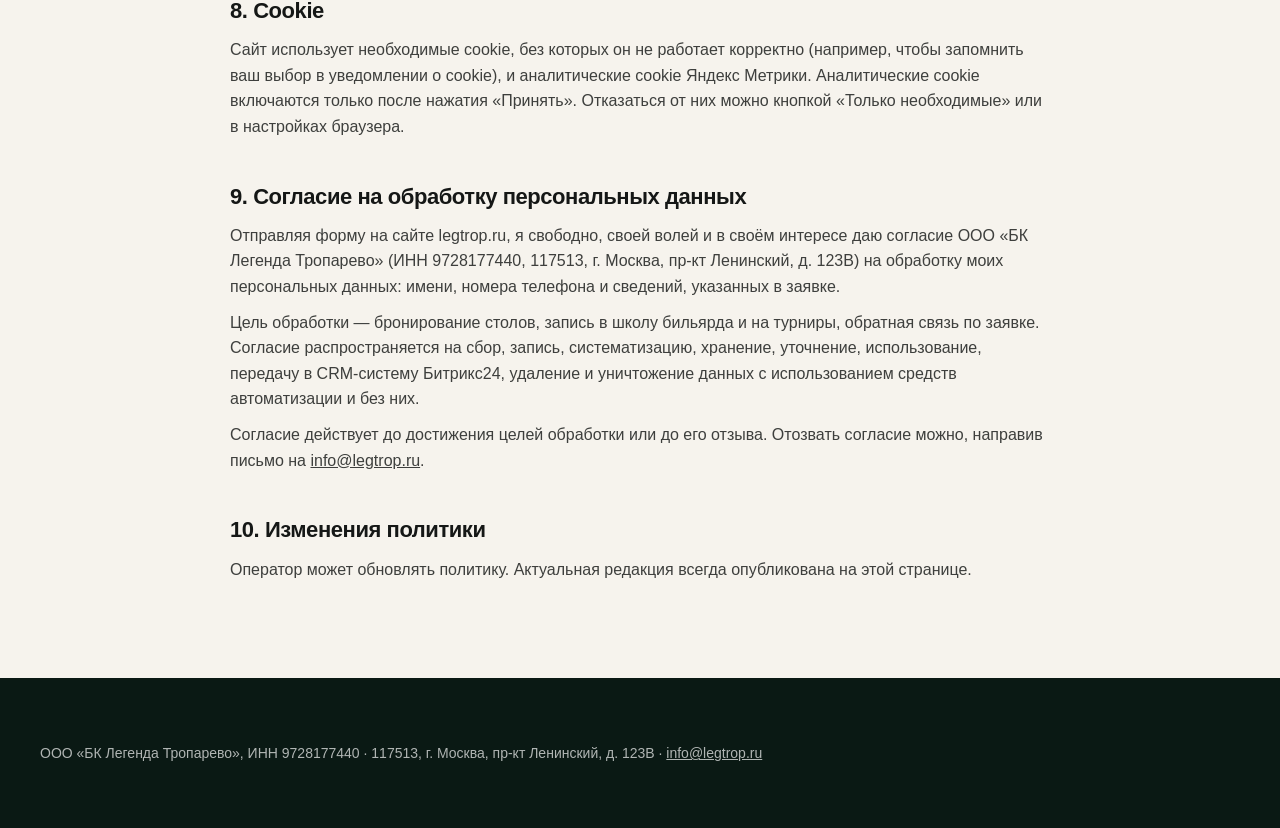
<file: site/politika.html>
<!doctype html>
<html lang="ru">
<head>
  <meta charset="utf-8">
  <meta name="viewport" content="width=device-width, initial-scale=1">
  <title>Политика обработки персональных данных — Легенда Тропарёво</title>
  <meta name="description" content="Политика обработки персональных данных, согласие на обработку и правила использования cookie на сайте бильярдного клуба «Легенда Тропарёво».">
  <link rel="canonical" href="https://legtrop.ru/politika.html">
  <meta name="theme-color" content="#0E211B">
  <link rel="icon" href="favicon.ico" sizes="any">
  <link rel="icon" href="favicon.svg" type="image/svg+xml">
  <link rel="apple-touch-icon" href="apple-touch-icon.png">
  <link rel="stylesheet" href="assets/css/style.css">
  <style>
    .doc { padding: calc(var(--header-h) + 48px) 0 96px; background: var(--ivory); color: var(--ink); }
    .doc .container { max-width: 820px; }
    .doc h1 { font-size: clamp(30px, 4vw, 44px); margin-bottom: 12px; }
    .doc h2 { font-size: 22px; margin: 44px 0 14px; scroll-margin-top: calc(var(--header-h) + 20px); }
    .doc p, .doc li { font-size: 16px; color: rgba(21, 23, 22, .82); }
    .doc p + p { margin-top: 10px; }
    .doc ul { padding-left: 22px; margin: 10px 0; }
    .doc .meta { color: rgba(21, 23, 22, .55); font-size: 14px; }
    .header { background: rgba(14, 33, 27, .96); }
    .header__inner { justify-content: space-between; }
    .footer { padding-bottom: 64px; }
  </style>
</head>
<body>
  <header class="header">
    <div class="container header__inner">
      <a class="header__logo" href="./" aria-label="На главную"><img src="assets/img/logo-light.svg" alt="Легенда Тропарёво" width="94" height="72"></a>
      <a class="btn btn--ghost btn--sm" href="./">На главную</a>
    </div>
  </header>

  <main class="doc">
    <div class="container">
      <h1>Политика обработки персональных данных</h1>
      <p class="meta">Редакция от <span class="todo">[заполнить дату публикации]</span></p>

      <h2>1. Оператор</h2>
      <p>Оператор персональных данных — ООО «БК Легенда Тропарево», ИНН 9728177440, ОГРН <span class="todo">[заполнить]</span>, адрес: 117513, г. Москва, пр-кт Ленинский, д. 123В. Электронная почта для обращений: <a href="mailto:info@legtrop.ru">info@legtrop.ru</a>.</p>
      <p>Политика составлена в соответствии с Федеральным законом от 27.07.2006 № 152-ФЗ «О персональных данных» и действует в отношении всех данных, которые оператор получает через сайт legtrop.ru.</p>

      <h2>2. Какие данные мы обрабатываем</h2>
      <ul>
        <li>имя;</li>
        <li>номер телефона;</li>
        <li>сведения из заявки: желаемые дата и время, тип стола, выбранный турнир, данные об обучении (взрослый или ребёнок, уровень игры);</li>
        <li>технические данные: cookie, IP-адрес, сведения о браузере и устройстве, действия на сайте — при согласии на аналитические cookie.</li>
      </ul>

      <h2>3. Цели обработки</h2>
      <ul>
        <li>бронирование столов и подтверждение брони;</li>
        <li>запись в школу бильярда и на турниры;</li>
        <li>обратная связь по заявкам и обращениям;</li>
        <li>анализ посещаемости и улучшение сайта.</li>
      </ul>

      <h2>4. Правовые основания</h2>
      <p>Согласие субъекта персональных данных, которое он даёт, отмечая соответствующее поле в форме на сайте, а для аналитических cookie — нажимая кнопку «Принять» в уведомлении о cookie.</p>

      <h2>5. Как мы обрабатываем данные</h2>
      <p>Оператор собирает, записывает, систематизирует, хранит, уточняет, использует, удаляет и уничтожает персональные данные с использованием средств автоматизации и без них. Данные хранятся на серверах, расположенных на территории Российской Федерации.</p>
      <p>Данные из заявок передаются в CRM-систему Битрикс24, которую оператор использует для обработки заявок. Для аналитики используется сервис Яндекс Метрика (ООО «Яндекс»). Другим третьим лицам данные не передаются, кроме случаев, предусмотренных законом.</p>

      <h2>6. Срок хранения</h2>
      <p>Данные хранятся до достижения целей обработки или до отзыва согласия, но не дольше <span class="todo">[заполнить, например: 3 лет]</span> с момента последнего обращения. После этого данные удаляются.</p>

      <h2>7. Права пользователя</h2>
      <p>Пользователь вправе получить сведения об обработке своих данных, потребовать их уточнения, блокирования или удаления, а также отозвать согласие. Для этого достаточно написать на <a href="mailto:info@legtrop.ru">info@legtrop.ru</a>. Оператор отвечает в течение 10 рабочих дней.</p>

      <h2 id="cookie">8. Cookie</h2>
      <p>Сайт использует необходимые cookie, без которых он не работает корректно (например, чтобы запомнить ваш выбор в уведомлении о cookie), и аналитические cookie Яндекс Метрики. Аналитические cookie включаются только после нажатия «Принять». Отказаться от них можно кнопкой «Только необходимые» или в настройках браузера.</p>

      <h2 id="consent">9. Согласие на обработку персональных данных</h2>
      <p>Отправляя форму на сайте legtrop.ru, я свободно, своей волей и в своём интересе даю согласие ООО «БК Легенда Тропарево» (ИНН 9728177440, 117513, г. Москва, пр-кт Ленинский, д. 123В) на обработку моих персональных данных: имени, номера телефона и сведений, указанных в заявке.</p>
      <p>Цель обработки — бронирование столов, запись в школу бильярда и на турниры, обратная связь по заявке. Согласие распространяется на сбор, запись, систематизацию, хранение, уточнение, использование, передачу в CRM-систему Битрикс24, удаление и уничтожение данных с использованием средств автоматизации и без них.</p>
      <p>Согласие действует до достижения целей обработки или до его отзыва. Отозвать согласие можно, направив письмо на <a href="mailto:info@legtrop.ru">info@legtrop.ru</a>.</p>

      <h2>10. Изменения политики</h2>
      <p>Оператор может обновлять политику. Актуальная редакция всегда опубликована на этой странице.</p>
    </div>
  </main>

  <footer class="footer">
    <div class="container">
      <p>ООО «БК Легенда Тропарево», ИНН 9728177440 · 117513, г. Москва, пр-кт Ленинский, д. 123В · <a href="mailto:info@legtrop.ru">info@legtrop.ru</a></p>
    </div>
  </footer>
</body>
</html>
</file>
<file: site/assets/css/style.css>
:root {
  --green-950: #0a1914;
  --green-900: #0e211b;
  --green-800: #132c24;
  --green-700: #1b3b30;
  --graphite: #141615;
  --graphite-2: #1d201f;
  --gold: #c2a566;
  --gold-light: #d8bf88;
  --gold-dark: #7d6430;
  --white: #fff;
  --ivory: #f6f3ed;
  --ink: #151716;
  --muted: rgba(255, 255, 255, .68);
  --line: rgba(255, 255, 255, .12);
  --radius: 14px;
  --header-h: 76px;
  --font: "Inter", -apple-system, BlinkMacSystemFont, "Segoe UI", Roboto, "Helvetica Neue", Arial, sans-serif;
}

*, *::before, *::after { box-sizing: border-box; }
html { scroll-behavior: smooth; scroll-padding-top: var(--header-h); -webkit-text-size-adjust: 100%; }
body {
  margin: 0;
  font: 400 17px/1.6 var(--font);
  color: var(--white);
  background: var(--graphite);
  -webkit-font-smoothing: antialiased;
}
img { max-width: 100%; height: auto; display: block; }
a { color: inherit; }
button, input, select { font: inherit; color: inherit; }
h1, h2, h3 { margin: 0; line-height: 1.15; font-weight: 600; letter-spacing: -.02em; }
p { margin: 0; }
[hidden] { display: none !important; }

.container { width: min(1200px, 100% - 40px); margin-inline: auto; }
.skip { position: absolute; left: -9999px; }
.skip:focus { left: 16px; top: 16px; z-index: 100; padding: 8px 14px; background: var(--gold); color: var(--ink); }
:focus-visible { outline: 2px solid var(--gold); outline-offset: 3px; }

/* Метки для данных, которые должен дать заказчик. Перед публикацией удалить. */
.todo { color: #ff8a65; font-weight: 500; font-size: .92em; }
.todo--block { display: block; margin: 0 0 28px; padding: 10px 14px; border: 1px dashed currentColor; border-radius: 8px; font-size: 14px; }

/* ---------- Кнопки ---------- */
.btn {
  display: inline-flex; align-items: center; justify-content: center; gap: 8px;
  min-height: 52px; padding: 0 28px;
  border: 1px solid transparent; border-radius: 999px;
  font-size: 16px; font-weight: 600; text-decoration: none; cursor: pointer;
  transition: background .2s, color .2s, border-color .2s, transform .2s;
}
.btn:active { transform: translateY(1px); }
.btn--gold { background: var(--gold); color: var(--ink); }
.btn--gold:hover { background: var(--gold-light); }
.btn--ghost { border-color: rgba(255, 255, 255, .35); background: transparent; color: var(--white); }
.btn--ghost:hover { border-color: var(--gold); color: var(--gold); }
.btn--dark { background: var(--ink); color: var(--white); }
.btn--dark:hover { background: var(--green-800); }
.btn--outline { border-color: rgba(21, 23, 22, .3); color: var(--ink); background: transparent; }
.btn--outline:hover { border-color: var(--ink); }
.btn--sm { min-height: 42px; padding: 0 20px; font-size: 15px; }
.btn--block { width: 100%; }

.eyebrow {
  margin-bottom: 18px;
  font-size: 13px; font-weight: 600; letter-spacing: .16em; text-transform: uppercase;
  color: var(--gold);
}

/* ---------- Шапка ---------- */
.header {
  position: fixed; inset: 0 0 auto; z-index: 40;
  height: var(--header-h);
  transition: background .3s, box-shadow .3s;
}
.header.is-scrolled, .header.is-open { background: rgba(14, 33, 27, .94); backdrop-filter: blur(12px); box-shadow: 0 1px 0 var(--line); }
.header__inner { height: 100%; display: flex; align-items: center; gap: 32px; }
.header__logo img { width: 74px; height: auto; }
.nav { display: flex; gap: 28px; margin-left: auto; }
.nav a { font-size: 15px; text-decoration: none; color: var(--muted); transition: color .2s; }
.nav a:hover, .nav a.is-active { color: var(--white); }
.nav__phone { display: none; }
.header__actions { display: flex; align-items: center; gap: 18px; }
.header__phone { display: flex; align-items: center; gap: 8px; font-size: 15px; font-weight: 600; text-decoration: none; white-space: nowrap; }
.header__phone svg { width: 18px; height: 18px; color: var(--gold); }
.burger { display: none; width: 44px; height: 44px; padding: 0; border: 0; background: none; cursor: pointer; position: relative; }
.burger span, .burger span::before, .burger span::after {
  content: ""; position: absolute; left: 11px; width: 22px; height: 1.6px; background: var(--white); transition: transform .25s, opacity .25s;
}
.burger span { top: 21px; }
.burger span::before { left: 0; top: -7px; }
.burger span::after { left: 0; top: 7px; }
.is-open .burger span { background: transparent; }
.is-open .burger span::before { transform: translateY(7px) rotate(45deg); }
.is-open .burger span::after { transform: translateY(-7px) rotate(-45deg); }

/* ---------- Плейсхолдеры фото ---------- */
.ph {
  position: relative; overflow: hidden; border-radius: var(--radius);
  background:
    radial-gradient(120% 80% at 50% 0%, rgba(194, 165, 102, .18), transparent 60%),
    linear-gradient(160deg, var(--green-700), var(--green-950));
}
.ph::after {
  content: "Фото [заполнить]: " attr(data-photo);
  position: absolute; left: 16px; bottom: 14px; right: 16px;
  font-size: 13px; line-height: 1.4; color: #ff8a65;
}
.ph > img { width: 100%; height: 100%; object-fit: cover; }
.ph:has(> img)::after { content: none; }

/* ---------- Первый экран ---------- */
.hero { position: relative; min-height: 100svh; display: flex; align-items: flex-end; padding: calc(var(--header-h) + 40px) 0 72px; }
.hero__media { position: absolute; inset: 0; border-radius: 0; }
.hero__media::before {
  content: ""; position: absolute; inset: 0; z-index: 1;
  background: linear-gradient(180deg, rgba(10, 25, 20, .55) 0%, rgba(10, 25, 20, .2) 40%, rgba(10, 25, 20, .92) 100%);
}
.hero__media::after { top: calc(var(--header-h) + 16px); bottom: auto; left: auto; right: 20px; max-width: 360px; text-align: right; z-index: 2; }
.hero__content { position: relative; z-index: 2; }
.hero__title { max-width: 15ch; font-size: clamp(38px, 6.4vw, 80px); font-weight: 600; letter-spacing: -.03em; }
.hero__lead { max-width: 560px; margin-top: 24px; font-size: clamp(17px, 1.6vw, 20px); color: var(--muted); }
.hero__cta { display: flex; flex-wrap: wrap; gap: 12px; margin-top: 36px; }
.hero__facts { display: flex; gap: 48px; margin: 56px 0 0; padding: 28px 0 0; list-style: none; border-top: 1px solid var(--line); }
.hero__facts li { display: flex; flex-direction: column; }
.hero__facts b { font-size: 28px; font-weight: 600; color: var(--gold); letter-spacing: -.02em; }
.hero__facts span { font-size: 14px; color: var(--muted); }

/* ---------- Секции ---------- */
.section { padding: clamp(80px, 11vw, 140px) 0; }
.section--graphite { background: var(--graphite); }
.section--green { background: var(--green-800); }
.section--green-deep { background: var(--green-900); }
.section--light { background: var(--ivory); color: var(--ink); }
.section--light .eyebrow { color: var(--gold-dark); }
.section__title { max-width: 18ch; font-size: clamp(32px, 4.4vw, 56px); }
.section__lead { max-width: 560px; margin-top: 20px; font-size: 19px; color: var(--muted); }
.section--light .section__lead { color: rgba(21, 23, 22, .7); }
.section__title + .section__lead + * { margin-top: 56px; }
.section__lead + .todo--block { margin-top: 32px; }

/* О клубе */
.features { display: grid; grid-template-columns: repeat(3, 1fr); gap: 1px; background: var(--line); border: 1px solid var(--line); border-radius: var(--radius); overflow: hidden; }
.feature { padding: 36px 32px 40px; background: var(--graphite); }
.feature__icon { width: 36px; height: 36px; color: var(--gold); margin-bottom: 28px; }
.feature h3 { font-size: 20px; margin-bottom: 10px; }
.feature p { color: var(--muted); font-size: 16px; }
.audience { display: flex; flex-wrap: wrap; gap: 10px; margin: 40px 0 0; padding: 0; list-style: none; }
.audience li { padding: 9px 18px; border: 1px solid var(--line); border-radius: 999px; font-size: 15px; color: var(--muted); }
.gallery { display: grid; grid-template-columns: 2fr 1fr; grid-template-rows: repeat(2, minmax(220px, 300px)); gap: 16px; margin-top: 72px; }
.gallery__item--wide { grid-row: span 2; }

/* Цены */
.tabs__list { display: inline-flex; flex-wrap: wrap; gap: 6px; padding: 6px; background: #ebe6dc; border-radius: 999px; margin-bottom: 32px; }
.tabs__list button { padding: 10px 22px; border: 0; border-radius: 999px; background: transparent; font-size: 15px; font-weight: 600; cursor: pointer; color: rgba(21, 23, 22, .65); }
.tabs__list button[aria-selected="true"] { background: var(--ink); color: var(--white); }
.tabs__panel { display: grid; grid-template-columns: repeat(auto-fit, minmax(320px, 1fr)); gap: 24px; }
.price-table-wrap { overflow-x: auto; background: var(--white); border-radius: var(--radius); padding: 28px 28px 12px; }
.price-table { width: 100%; border-collapse: collapse; font-variant-numeric: tabular-nums; }
.price-table caption { text-align: left; font-weight: 600; font-size: 17px; padding-bottom: 16px; }
.price-table th, .price-table td { padding: 14px 8px; text-align: right; border-top: 1px solid rgba(21, 23, 22, .08); white-space: nowrap; }
.price-table thead th { border-top: 0; font-size: 13px; font-weight: 600; color: rgba(21, 23, 22, .5); text-transform: uppercase; letter-spacing: .06em; }
.price-table th:first-child { text-align: left; padding-left: 0; white-space: normal; }
.price-table tbody th { font-weight: 500; }
.price-table td { font-size: 18px; font-weight: 600; }
.price-table td.accent { color: var(--gold-dark); }

.offers { margin-top: 64px; }
.offers__title { font-size: 22px; margin-bottom: 20px; }
.offers__list { display: grid; grid-template-columns: repeat(5, 1fr); gap: 12px; padding: 0; margin: 0; list-style: none; }
.offers__list li { display: flex; flex-direction: column; gap: 8px; padding: 22px; border-radius: var(--radius); border: 1px solid rgba(21, 23, 22, .1); }
.offers__list b { font-size: 16px; }
.offers__list .todo { font-size: 13px; }

.service { margin-top: 24px; border-top: 1px solid rgba(21, 23, 22, .12); border-bottom: 1px solid rgba(21, 23, 22, .12); }
.service summary { padding: 22px 0; font-weight: 600; font-size: 18px; cursor: pointer; list-style: none; display: flex; gap: 12px; align-items: baseline; flex-wrap: wrap; }
.service summary::-webkit-details-marker { display: none; }
.service summary::after { content: "+"; margin-left: auto; font-size: 24px; line-height: 1; color: var(--gold-dark); }
.service[open] summary::after { content: "−"; }
.service__list { columns: 2; column-gap: 48px; margin: 0 0 28px; padding: 0; list-style: none; }
.service__list li { display: flex; justify-content: space-between; gap: 16px; padding: 10px 0; border-bottom: 1px dashed rgba(21, 23, 22, .12); break-inside: avoid; font-size: 15px; }
.service__list b { white-space: nowrap; }

.booking { display: grid; grid-template-columns: 1fr 1.4fr; gap: 56px; margin-top: 72px; padding: clamp(28px, 4vw, 56px); border-radius: calc(var(--radius) * 1.5); background: var(--green-900); color: var(--white); }
.booking h3 { font-size: clamp(28px, 3vw, 40px); }
.booking__text p { margin-top: 16px; color: var(--muted); }
.booking__alt a { color: var(--gold); font-weight: 600; }

/* Формы */
.form { display: grid; gap: 16px; }
.form__row { display: grid; grid-template-columns: 1fr 1fr; gap: 16px; }
.form__row--3 { grid-template-columns: 1fr 1fr 1.3fr; }
.field { display: grid; gap: 6px; font-size: 13px; color: var(--muted); }
.field input, .field select {
  width: 100%; height: 52px; padding: 0 16px;
  border: 1px solid rgba(255, 255, 255, .18); border-radius: 10px;
  background: rgba(255, 255, 255, .04); font-size: 16px; color: var(--white);
  color-scheme: dark; appearance: none;
}
.field select { background-image: linear-gradient(45deg, transparent 50%, var(--gold) 50%), linear-gradient(-45deg, transparent 50%, var(--gold) 50%); background-position: right 20px center, right 15px center; background-size: 5px 5px; background-repeat: no-repeat; padding-right: 36px; }
.field select option { background: var(--green-900); }
.field input:focus, .field select:focus { outline: none; border-color: var(--gold); }
.field.is-invalid input { border-color: #ff8a65; }
.consent { display: flex; gap: 12px; align-items: flex-start; font-size: 13px; line-height: 1.5; color: var(--muted); cursor: pointer; }
.consent input { flex: none; width: 20px; height: 20px; margin: 0; accent-color: var(--gold); }
.consent a { color: var(--white); }
.consent.is-invalid { color: #ff8a65; }
.form__status { min-height: 1.5em; font-size: 14px; color: var(--gold); }
.form__status.is-error { color: #ff8a65; }

/* Сплит-блоки */
.split { display: grid; grid-template-columns: 1fr 1fr; gap: clamp(40px, 6vw, 96px); align-items: center; }
.split--reverse .split__media { order: -1; }
.split__cta { display: flex; flex-wrap: wrap; gap: 12px; margin-top: 40px; }
.split__media { display: grid; grid-template-columns: 1fr 1fr; gap: 16px; }
.split__media--single { grid-template-columns: 1fr; }
.ph--tall { aspect-ratio: 3 / 4.4; }
.ph--tall:nth-child(2) { margin-top: 64px; }
.ph--portrait { aspect-ratio: 4 / 5; }
.ticks { margin: 32px 0 0; padding: 0; list-style: none; display: grid; gap: 12px; }
.ticks li { padding-left: 28px; position: relative; }
.ticks li::before { content: ""; position: absolute; left: 0; top: .65em; width: 14px; height: 1.5px; background: var(--gold); }

.cards { display: grid; gap: 1px; margin: 36px 0 28px; border-radius: var(--radius); overflow: hidden; background: var(--line); border: 1px solid var(--line); }
.card { padding: 22px 24px; background: var(--graphite-2); }
.card h3 { font-size: 18px; margin-bottom: 6px; color: var(--gold); }
.card p { color: var(--muted); font-size: 16px; }
.note { margin-bottom: 28px; font-size: 15px; color: var(--muted); }

/* Турниры */
.schedule { display: grid; grid-template-columns: repeat(3, 1fr); gap: 16px; margin-bottom: 40px; }
.event { padding: 32px; border-radius: var(--radius); border: 1px solid var(--line); background: rgba(255, 255, 255, .02); }
.event__day { font-size: 13px; letter-spacing: .14em; text-transform: uppercase; color: var(--gold); font-weight: 600; }
.event h3 { margin: 14px 0 28px; font-size: 22px; min-height: 2.3em; }
.event dl { display: grid; gap: 10px; margin: 0; }
.event dl div { display: flex; justify-content: space-between; padding-top: 10px; border-top: 1px solid var(--line); }
.event dt { color: var(--muted); }
.event dd { margin: 0; font-weight: 600; }

/* Контакты */
.contacts { display: grid; grid-template-columns: 1fr 1.2fr; gap: 56px; align-items: stretch; }
.contacts__list { display: grid; gap: 0; margin: 40px 0 0; }
.contacts__list div { display: grid; grid-template-columns: 140px 1fr; gap: 16px; padding: 16px 0; border-top: 1px solid rgba(21, 23, 22, .1); }
.contacts__list dt { font-size: 14px; color: rgba(21, 23, 22, .55); }
.contacts__list dd { margin: 0; font-weight: 500; }
.contacts__list a { text-decoration: none; border-bottom: 1px solid rgba(21, 23, 22, .25); }
.contacts__links { display: flex; flex-wrap: wrap; gap: 8px 20px; }
.contacts__cta { display: flex; flex-wrap: wrap; gap: 12px; margin-top: 36px; }
.contacts__map { position: relative; min-height: 460px; border-radius: var(--radius); overflow: hidden; background: #e7e2d8; display: grid; place-items: center; color: rgba(21, 23, 22, .5); font-size: 14px; }
.contacts__map iframe { position: absolute; inset: 0; width: 100%; height: 100%; border: 0; }

/* Подвал */
.footer { padding: 64px 0 120px; background: var(--green-950); font-size: 14px; color: var(--muted); }
.footer__inner { display: grid; grid-template-columns: auto 1fr auto; gap: 48px; align-items: start; }
.footer__nav { display: flex; flex-wrap: wrap; gap: 10px 28px; }
.footer__nav a { text-decoration: none; }
.footer__nav a:hover { color: var(--white); }
.footer__legal { display: grid; gap: 4px; text-align: right; }

/* Закреплённая онлайн-бронь */
.sticky-cta {
  position: fixed; right: 24px; bottom: 24px; z-index: 30;
  display: flex; gap: 8px; padding: 6px;
  border-radius: 999px; background: rgba(14, 33, 27, .92); backdrop-filter: blur(10px);
  box-shadow: 0 10px 40px rgba(0, 0, 0, .35);
  transform: translateY(140%); opacity: 0; transition: transform .35s, opacity .35s;
}
.sticky-cta.is-visible { transform: none; opacity: 1; }
.sticky-cta a, .sticky-cta button {
  display: flex; align-items: center; justify-content: center; gap: 8px;
  height: 48px; padding: 0 22px; border: 0; border-radius: 999px;
  font-size: 15px; font-weight: 600; text-decoration: none; cursor: pointer;
}
.sticky-cta svg { width: 18px; height: 18px; }
.sticky-cta__call { display: none !important; color: var(--white); background: rgba(255, 255, 255, .08); }
.sticky-cta__book { background: var(--gold); color: var(--ink); }

/* Модальное окно */
.modal { position: fixed; inset: 0; z-index: 60; display: grid; place-items: center; padding: 20px; }
.modal__backdrop { position: absolute; inset: 0; background: rgba(5, 12, 10, .72); backdrop-filter: blur(4px); }
.modal__box { position: relative; width: min(620px, 100%); max-height: calc(100svh - 40px); overflow: auto; padding: 44px 40px 32px; border-radius: 20px; background: var(--green-900); box-shadow: 0 30px 80px rgba(0, 0, 0, .5); }
.modal__close { position: absolute; top: 14px; right: 14px; width: 44px; height: 44px; border: 0; background: none; font-size: 30px; line-height: 1; color: var(--muted); cursor: pointer; }
.modal__title { font-size: 30px; padding-right: 40px; }
.modal__lead { margin: 10px 0 28px; color: var(--muted); }
body.is-locked { overflow: hidden; }

/* Cookie */
.cookie {
  position: fixed; left: 24px; bottom: 24px; z-index: 50;
  display: flex; align-items: center; gap: 20px; max-width: 620px; padding: 18px 20px;
  border-radius: var(--radius); background: var(--graphite-2); box-shadow: 0 10px 40px rgba(0, 0, 0, .4); font-size: 14px; color: var(--muted);
}
.cookie a { color: var(--white); }
.cookie__actions { display: flex; gap: 8px; flex: none; }

/* ---------- Адаптив ---------- */
@media (max-width: 1100px) {
  .header__phone span { display: none; }
  .nav { gap: 20px; }
  .offers__list { grid-template-columns: repeat(3, 1fr); }
}

@media (max-width: 960px) {
  :root { --header-h: 64px; }
  .burger { display: block; }
  .header__logo img { width: 60px; }
  .header__phone { display: none; }
  .nav {
    position: fixed; inset: var(--header-h) 0 0; flex-direction: column; gap: 0;
    padding: 24px 20px; background: var(--green-900); margin: 0;
    transform: translateX(100%); transition: transform .3s; overflow-y: auto;
  }
  .header.is-open { backdrop-filter: none; background: var(--green-900); }
  .header.is-open .nav { transform: none; }
  .nav a { padding: 16px 0; font-size: 22px; color: var(--white); border-bottom: 1px solid var(--line); }
  .nav__phone { display: block; color: var(--gold) !important; }
  .header__actions { margin-left: auto; gap: 6px; }
  .features { grid-template-columns: repeat(2, 1fr); }
  .split, .contacts, .booking { grid-template-columns: 1fr; }
  .split--reverse .split__media { order: 0; }
  .schedule { grid-template-columns: 1fr; }
  .event h3 { min-height: 0; }
  .footer__inner { grid-template-columns: 1fr; gap: 28px; }
  .footer__legal { text-align: left; }
}

@media (max-width: 720px) {
  body { font-size: 16px; }
  .header__actions .btn { display: none; }
  .hero { padding-bottom: 120px; }
  .hero__media::after { display: none; }
  .hero__cta .btn { flex: 1 1 100%; }
  .hero__facts { gap: 20px; justify-content: space-between; }
  .hero__facts b { font-size: 22px; }
  .hero__facts span { font-size: 12px; }
  .section__lead { font-size: 17px; }
  .features { grid-template-columns: 1fr; }
  .feature { padding: 28px 24px; }
  .gallery { grid-template-columns: 1fr; grid-template-rows: none; }
  .gallery__item { aspect-ratio: 4 / 3; }
  .gallery__item--wide { grid-row: auto; }
  .tabs__list { display: flex; border-radius: 16px; }
  .tabs__list button { flex: 1 1 auto; padding: 10px 14px; }
  .tabs__panel { grid-template-columns: 1fr; }
  .price-table-wrap { padding: 20px 16px 6px; }
  .price-table td { font-size: 16px; }
  .offers__list { grid-template-columns: 1fr 1fr; }
  .service__list { columns: 1; }
  .form__row { grid-template-columns: 1fr; }
  .form__row--3 { grid-template-columns: 1fr 1fr; }
  .form__row--3 > :last-child { grid-column: 1 / -1; }
  .split__media { grid-template-columns: 1fr 1fr; }
  .split__media--single { grid-template-columns: 1fr; }
  .ph--tall:nth-child(2) { margin-top: 32px; }
  .contacts__list div { grid-template-columns: 1fr; gap: 2px; }
  .contacts__map { min-height: 340px; }

  .sticky-cta { left: 12px; right: 12px; bottom: calc(12px + env(safe-area-inset-bottom)); border-radius: 18px; }
  .sticky-cta a, .sticky-cta button { flex: 1; padding: 0 12px; height: 52px; border-radius: 14px; }
  .sticky-cta__call { display: flex !important; }
  .modal { padding: 0; align-items: end; }
  .modal__box { max-height: 92svh; padding: 36px 20px calc(24px + env(safe-area-inset-bottom)); border-radius: 20px 20px 0 0; }
  .cookie { left: 12px; right: 12px; bottom: calc(84px + env(safe-area-inset-bottom)); flex-direction: column; align-items: stretch; gap: 14px; }
  .cookie__actions .btn { flex: 1; }
}

@media (prefers-reduced-motion: reduce) {
  html { scroll-behavior: auto; }
  *, *::before, *::after { transition: none !important; }
}
</file>
